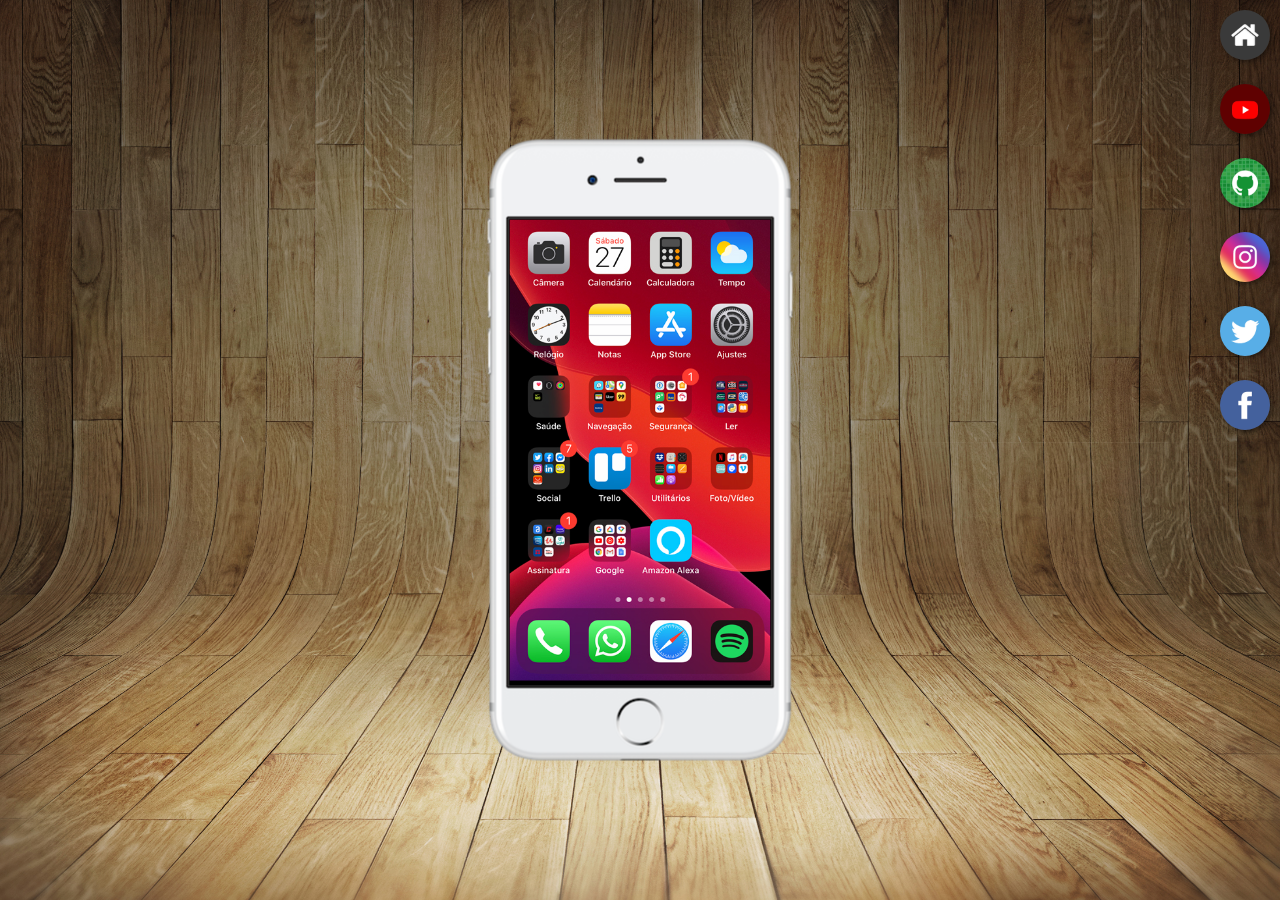
<file: index.html>
<!DOCTYPE html>
<html lang="pt-br">
<head>
    <meta charset="UTF-8">
    <meta name="viewport" content="width=device-width, initial-scale=1.0">
    <title>Projeto Redes Sociais</title>
    <link rel="stylesheet" href="estilos/style.css">
    <link rel="shortcut icon" href="favicon.ico" type="image/x-icon">
</head>
<body>
    <main>
        <div id="telefone">
            <iframe src="home.html" name="tela" id="tela" frameborder="0"></iframe>
        </div>
        <div id="redes">
            <a href="home.html" target="tela"><img src="imagens/logo-home.jpg" alt="home"></a><br>
            <a href="youtube.html" target="tela"><img src="imagens/logo-youtube.jpg" alt="YouTube"></a><br>
            <a href="github.html" target="tela"><img src="imagens/logo-github.jpg" alt="GitHub"></a><br>
            <a href="instagram.html" target="tela"><img src="imagens/logo-instagram.jpg" alt="Instagram"></a><br>
            <a href="twitter.html" target="tela"><img src="imagens/logo-twitter.jpg" alt="Twitter"></a><br>
            <a href="facebook.html" target="tela"><img src="imagens/logo-facebook.jpg" alt="Facebook"></a><br>
        </div>
    </main>
</body>
</html>
</file>
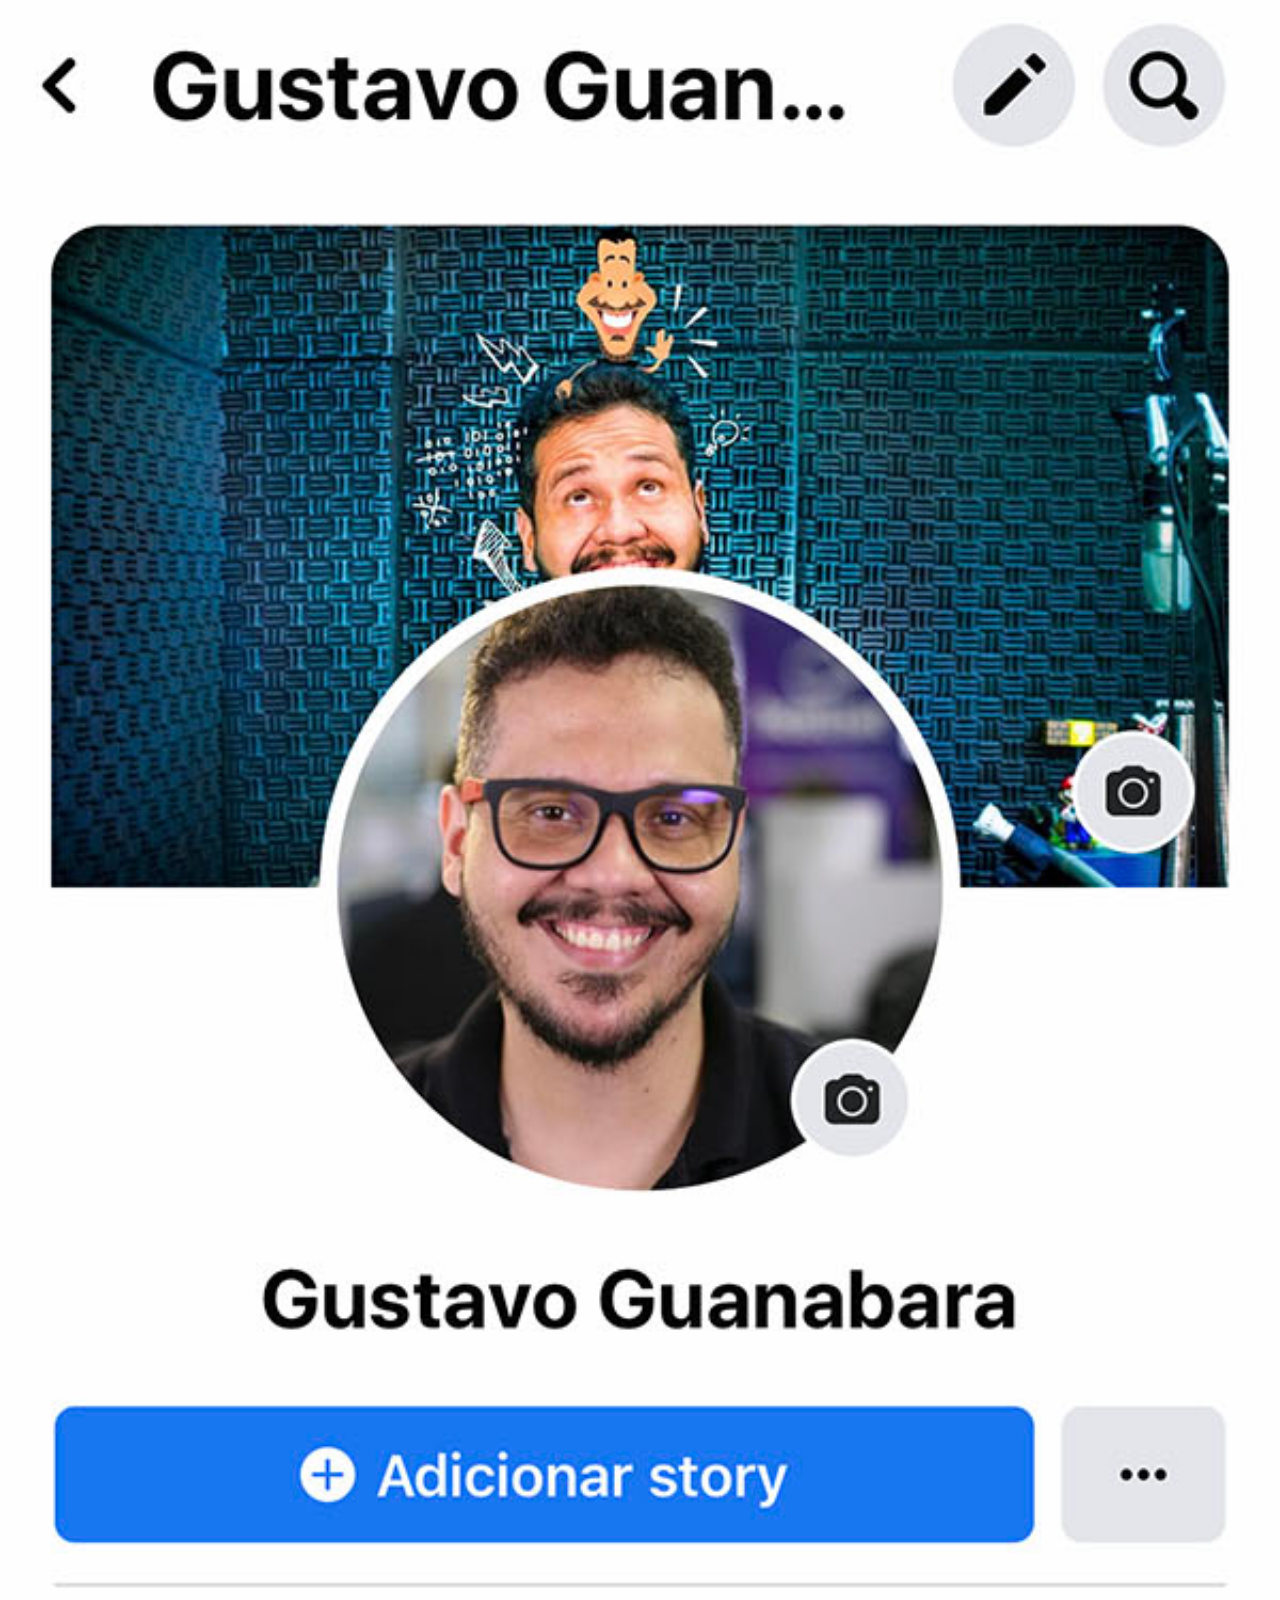
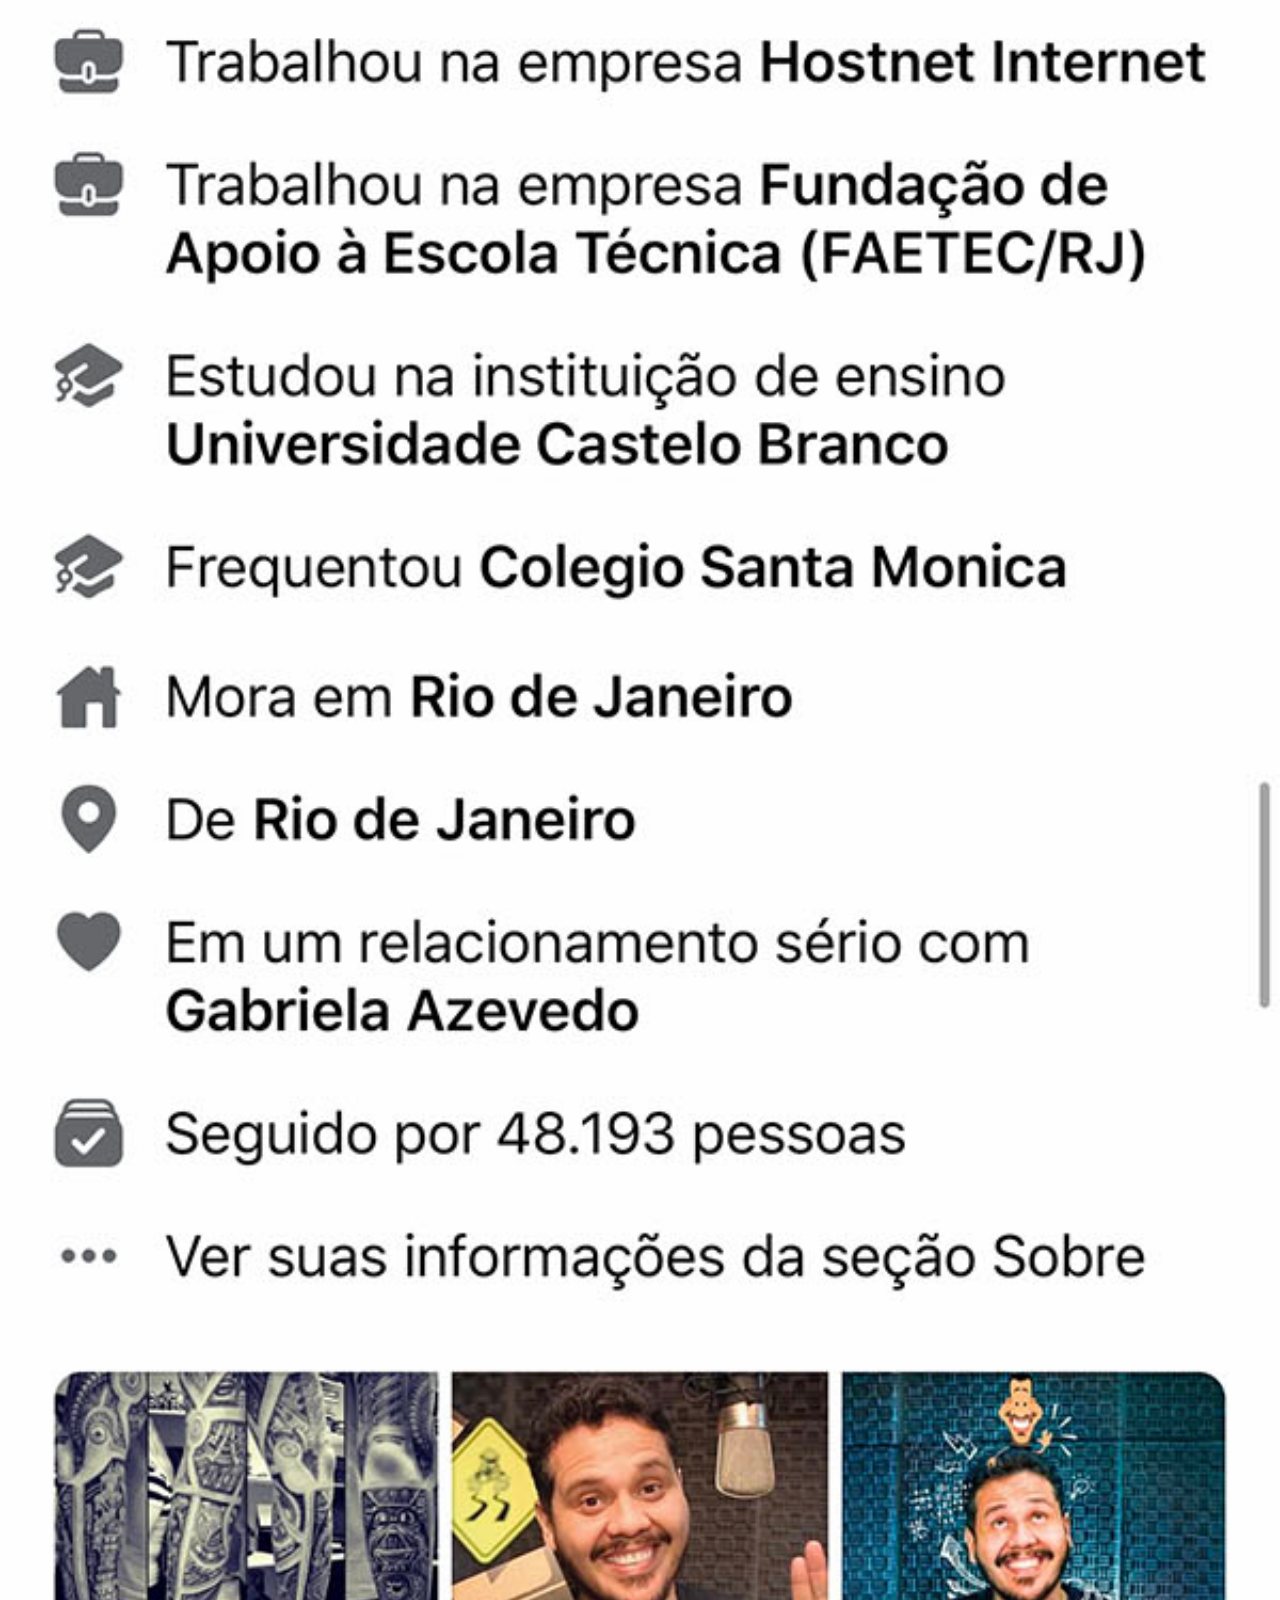
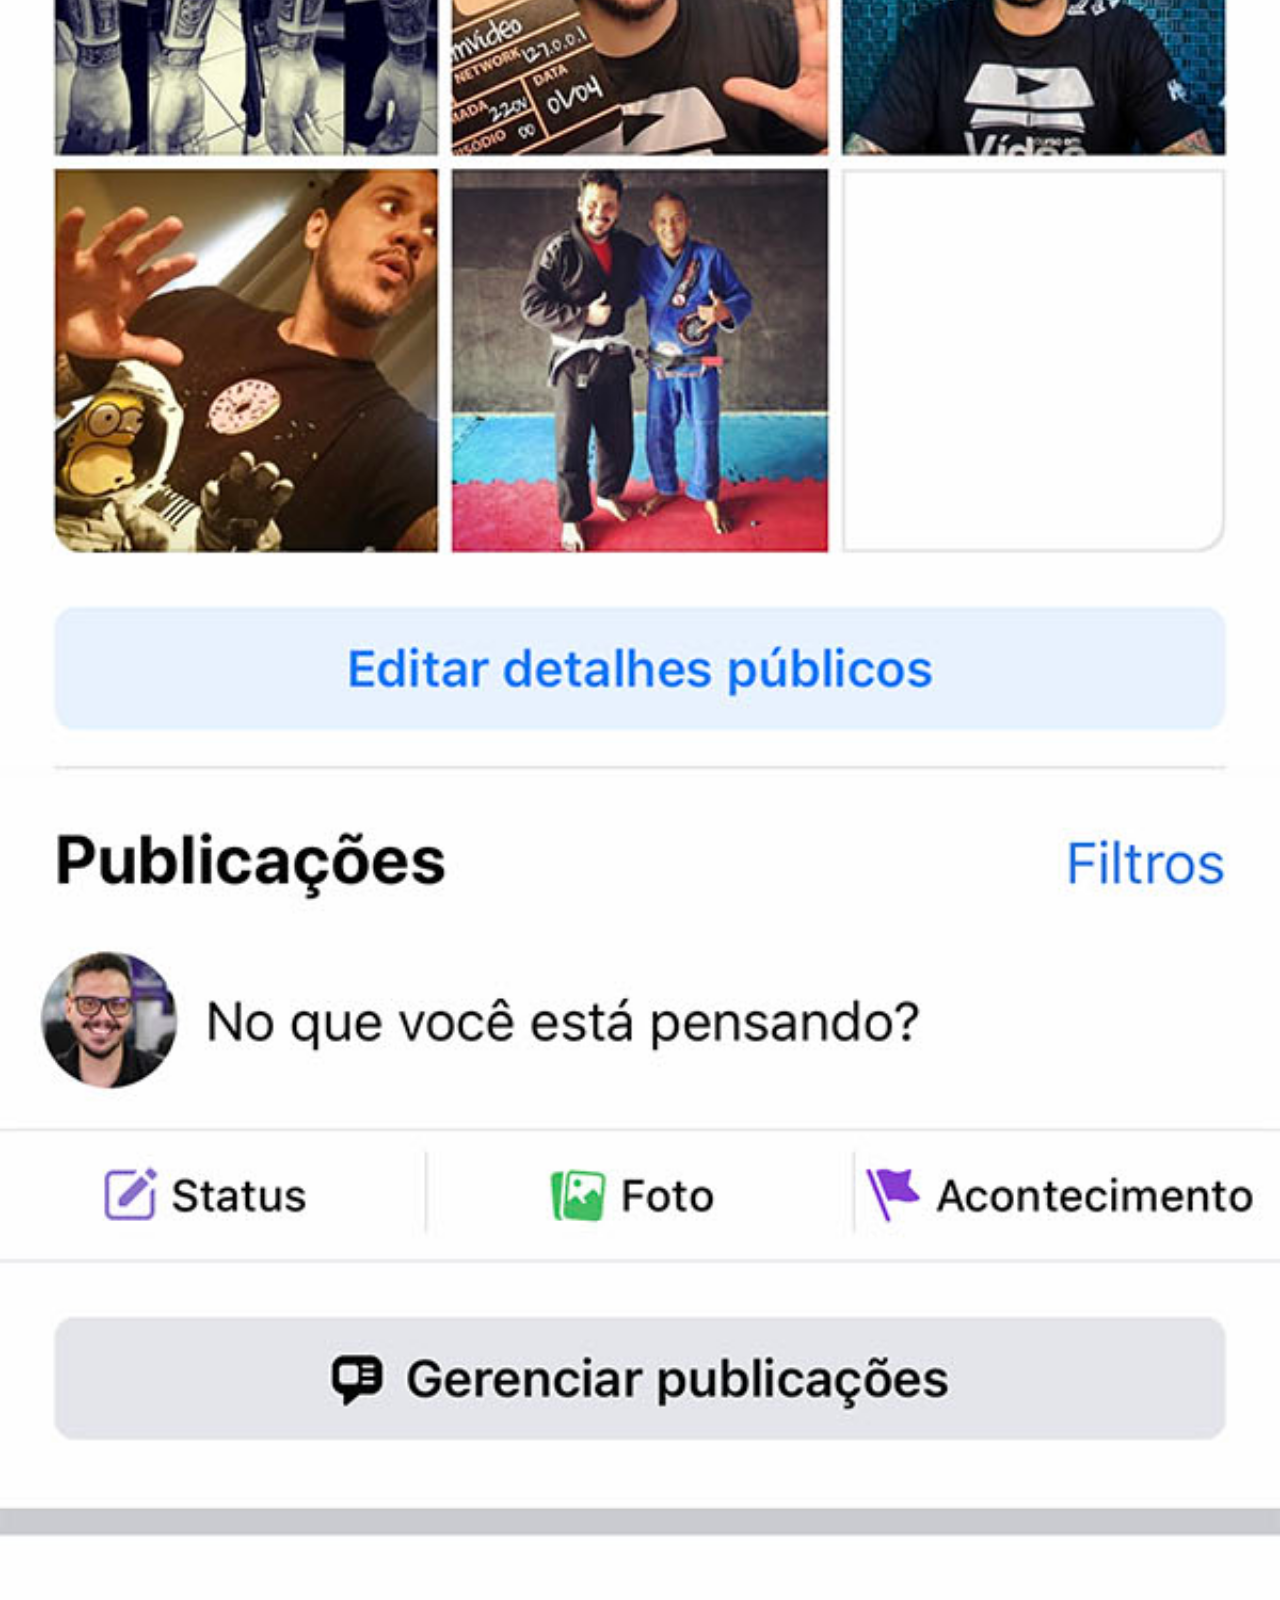
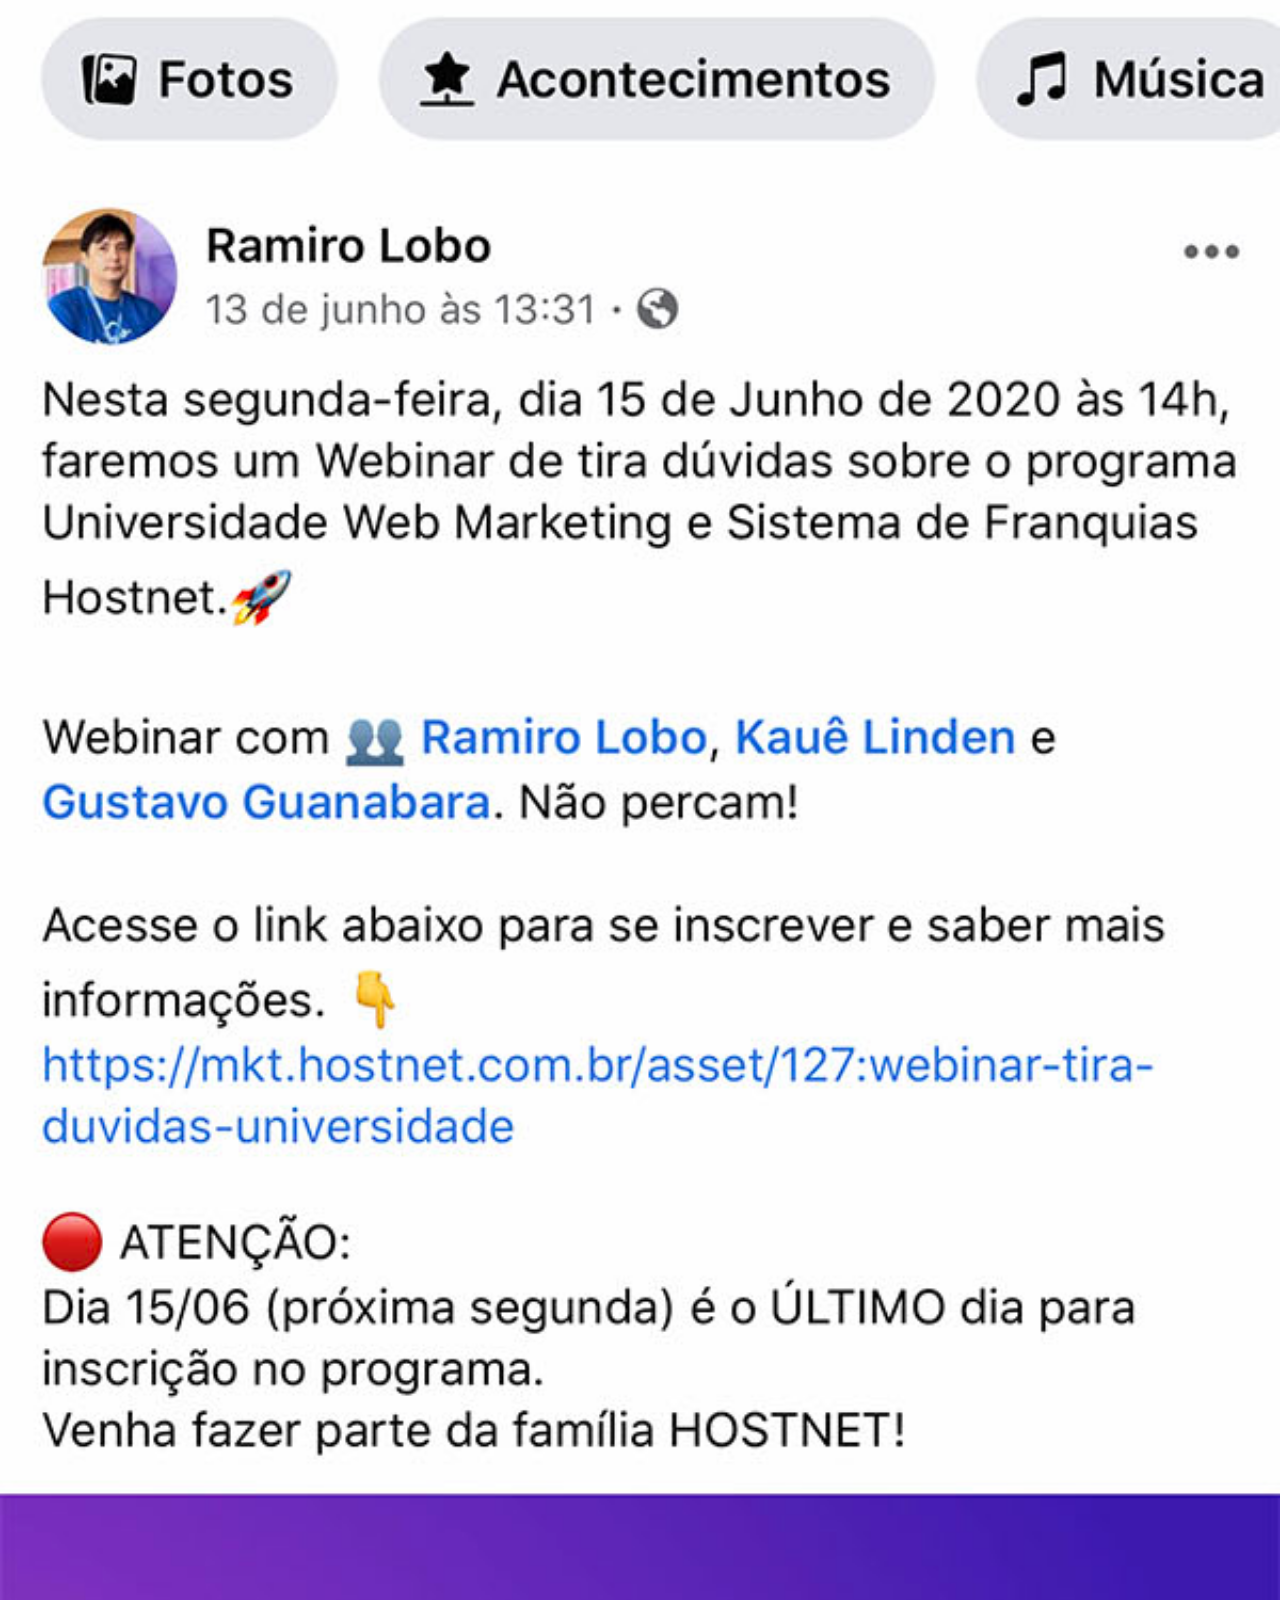
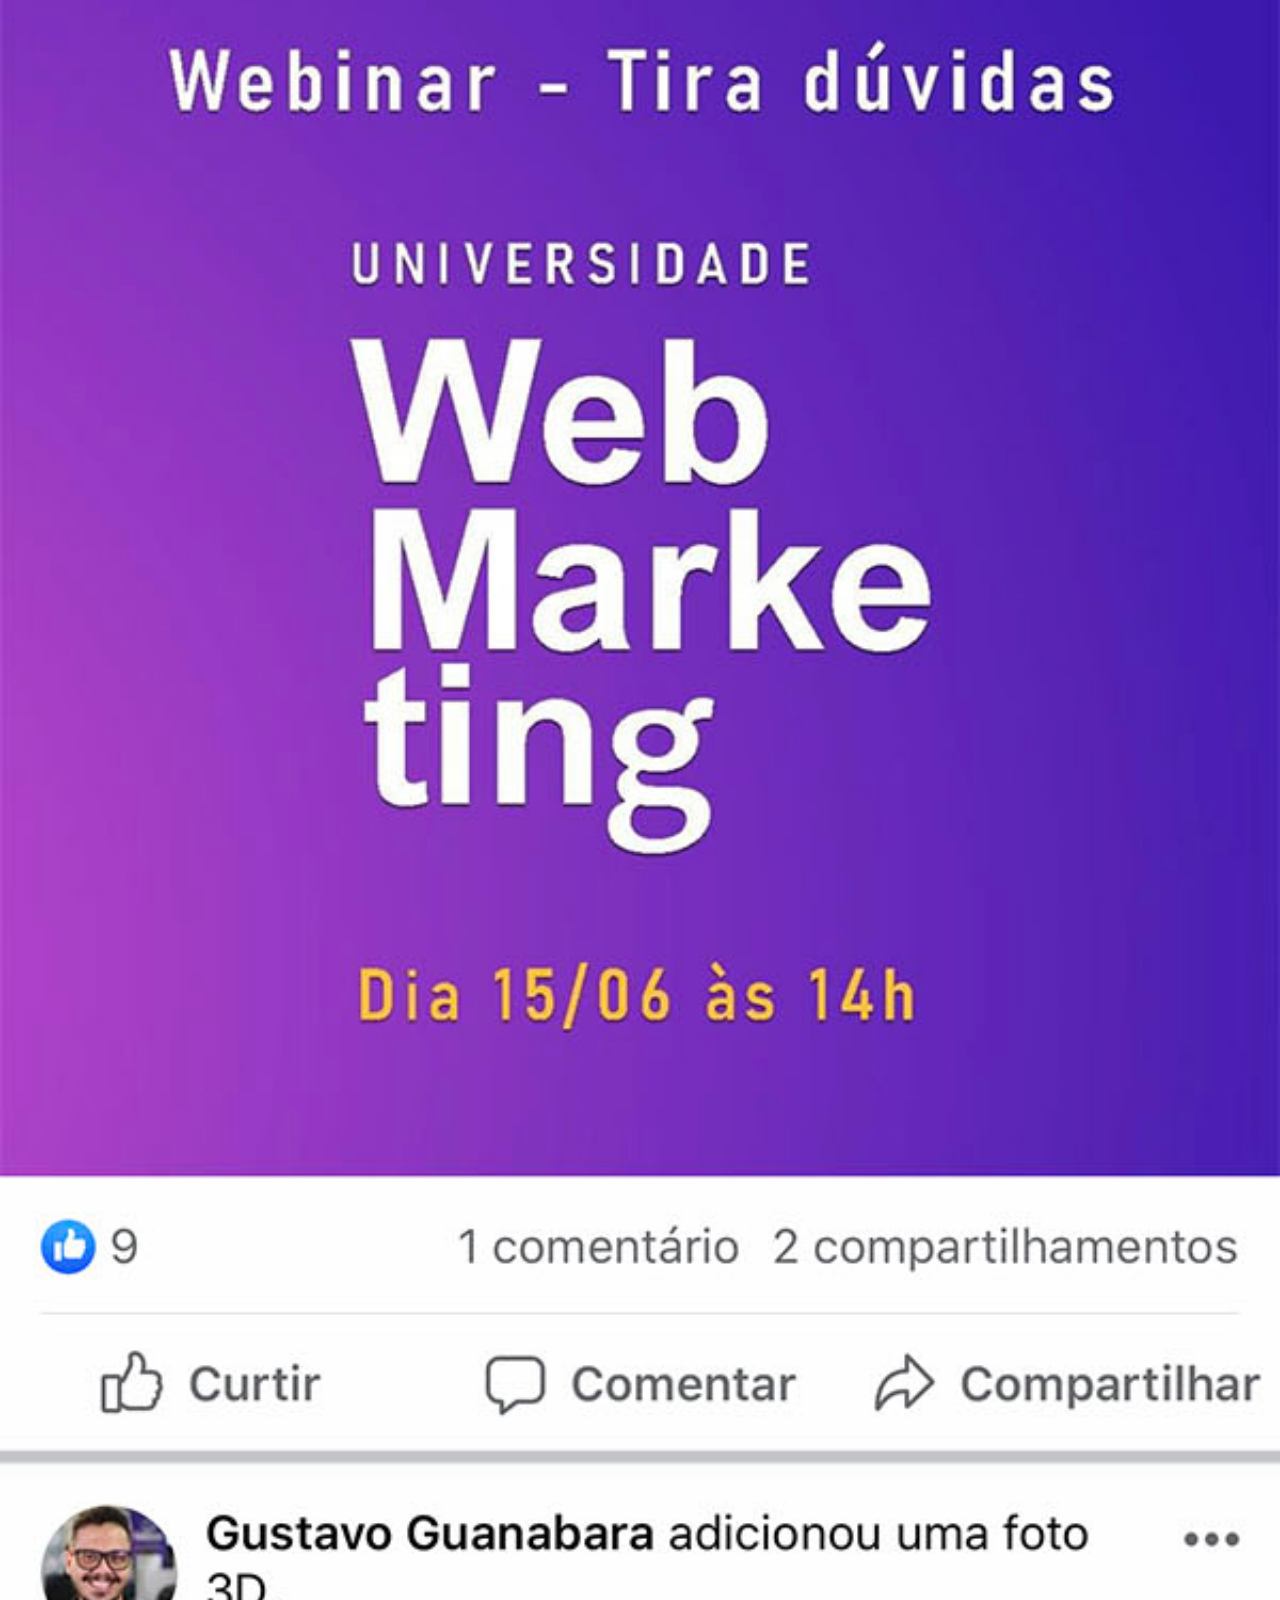
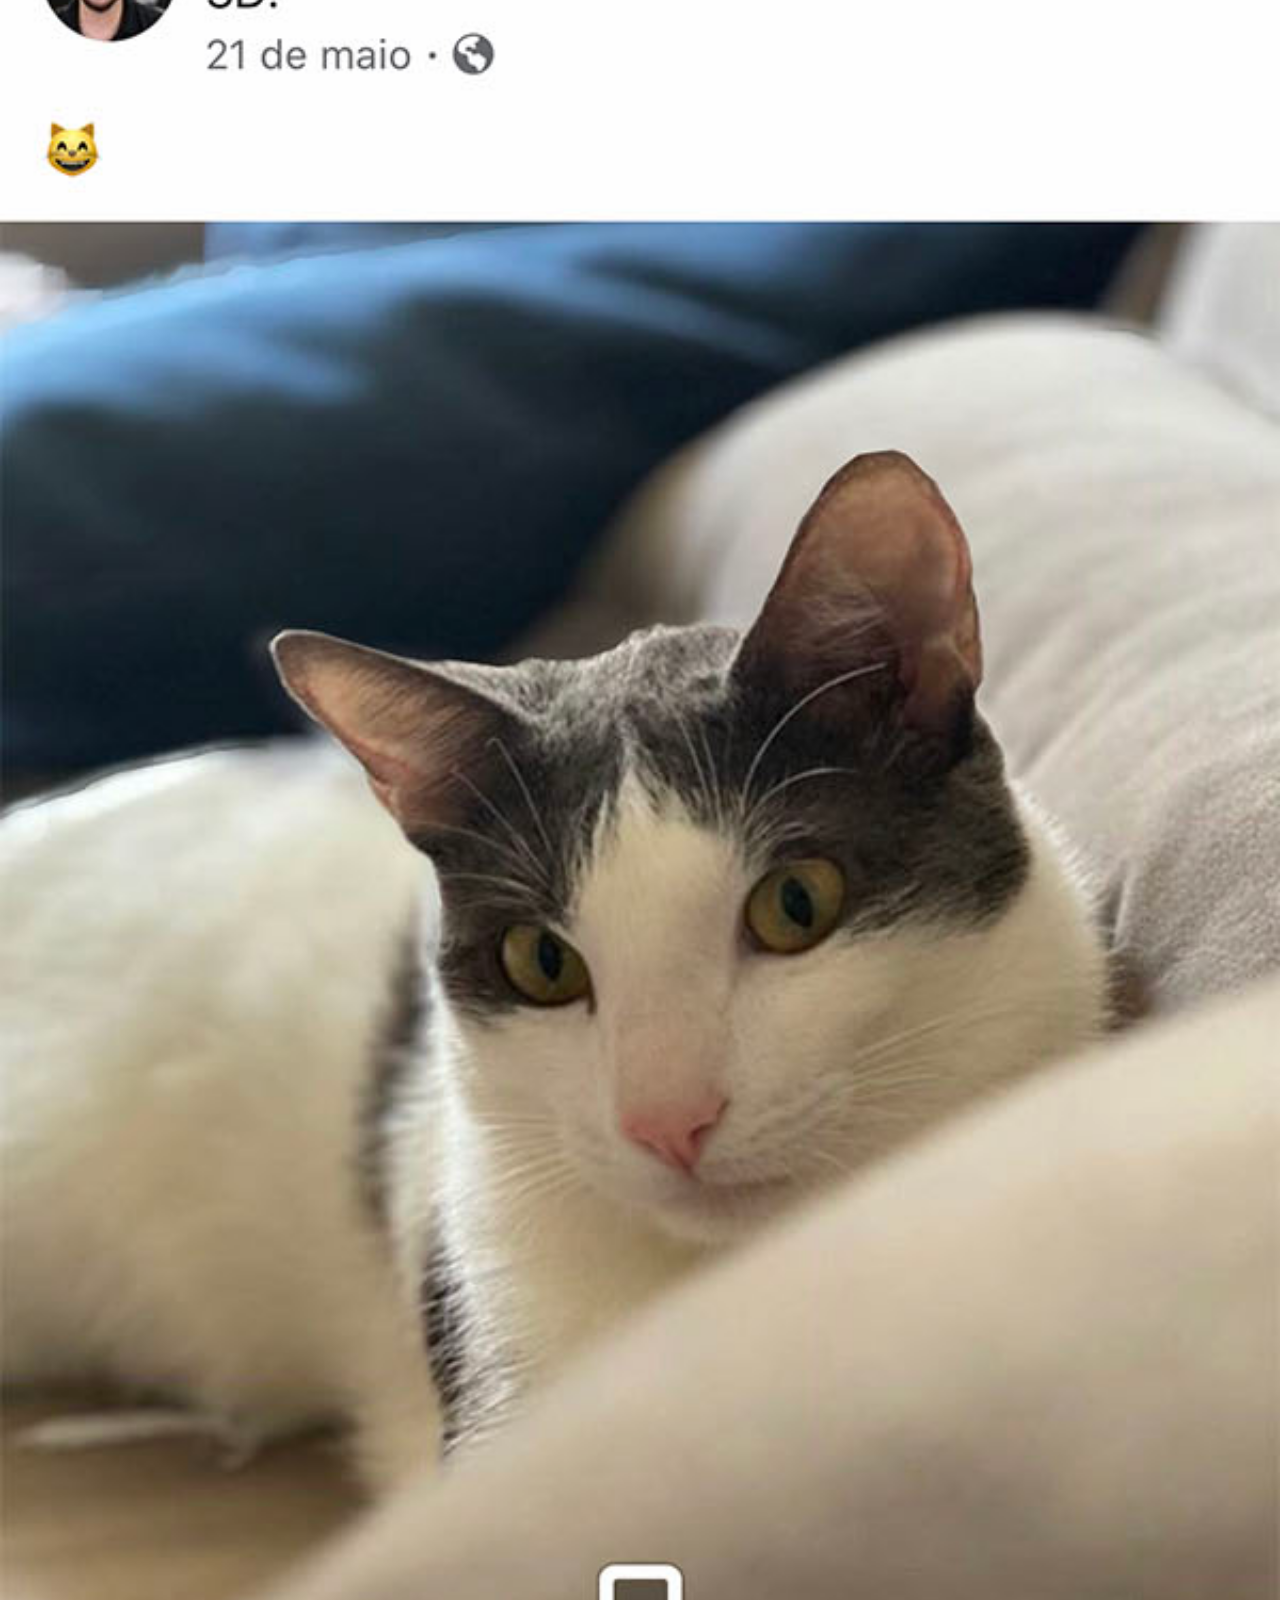
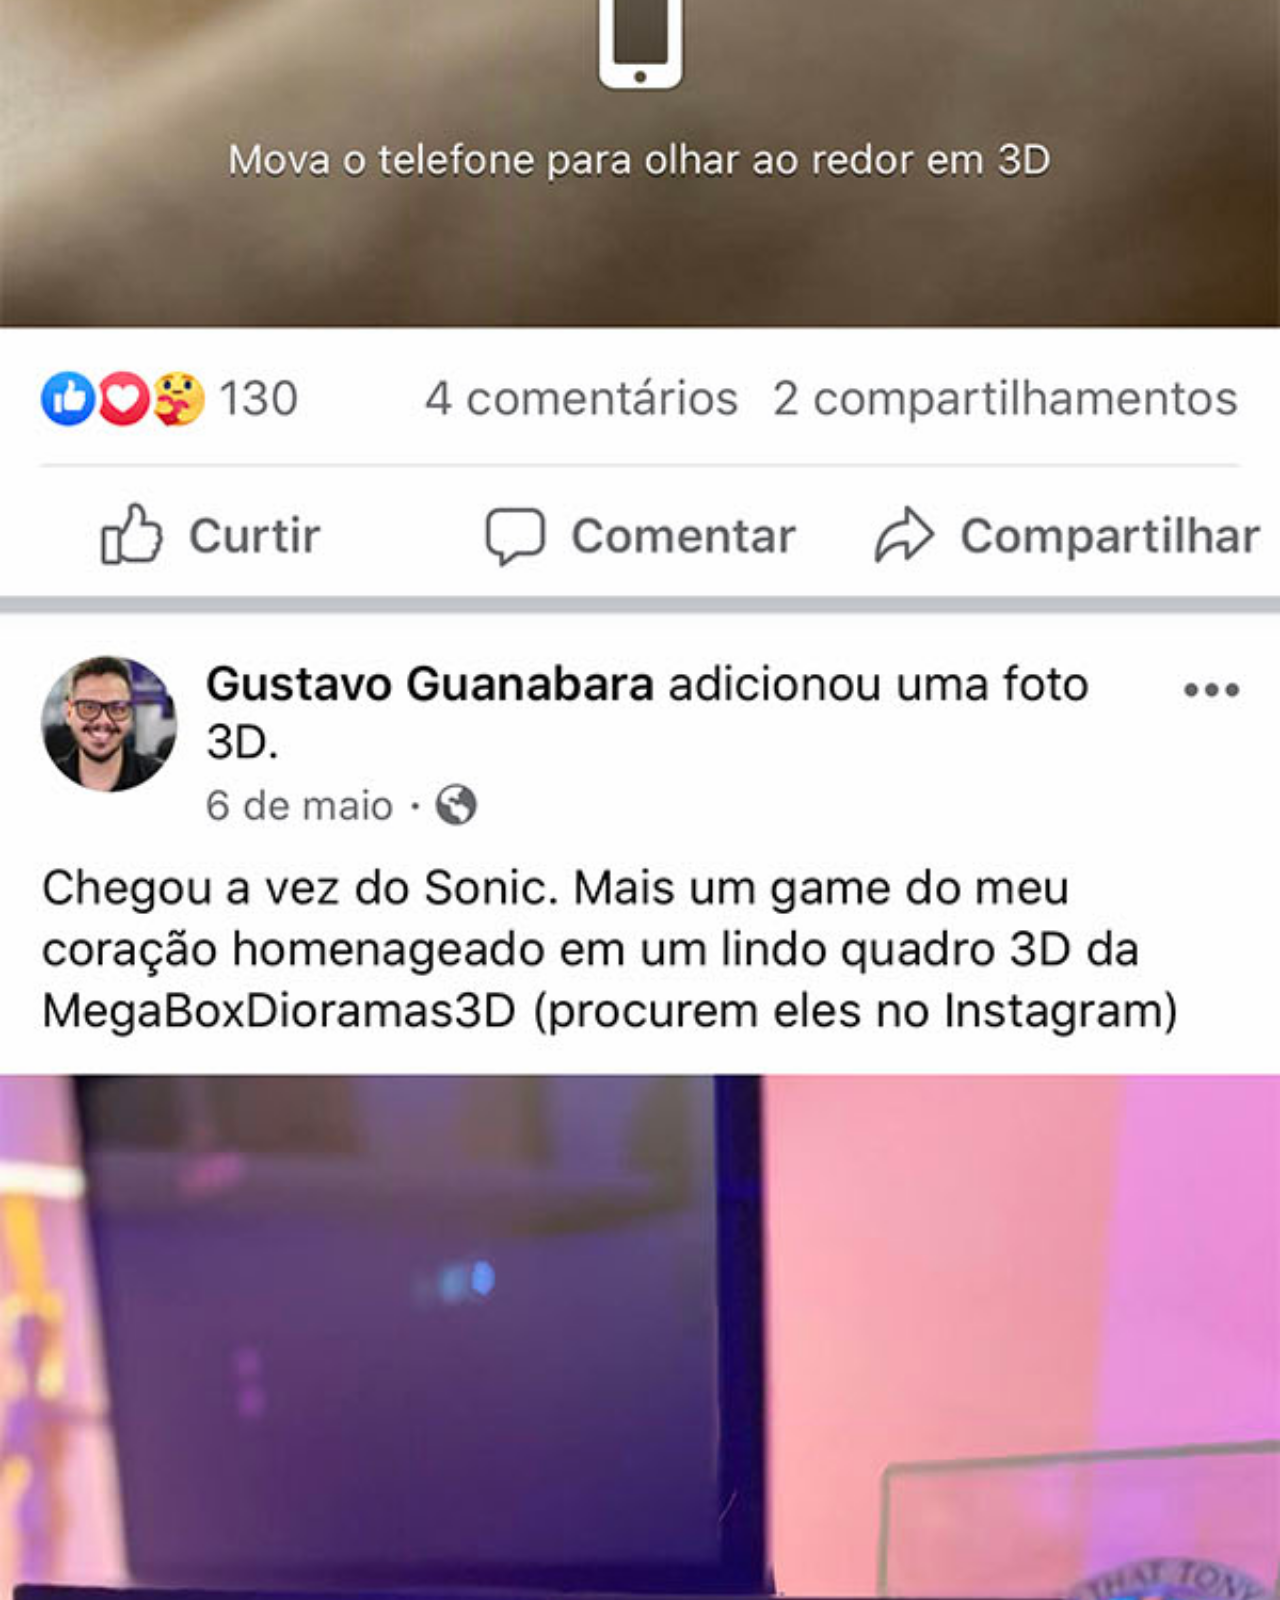
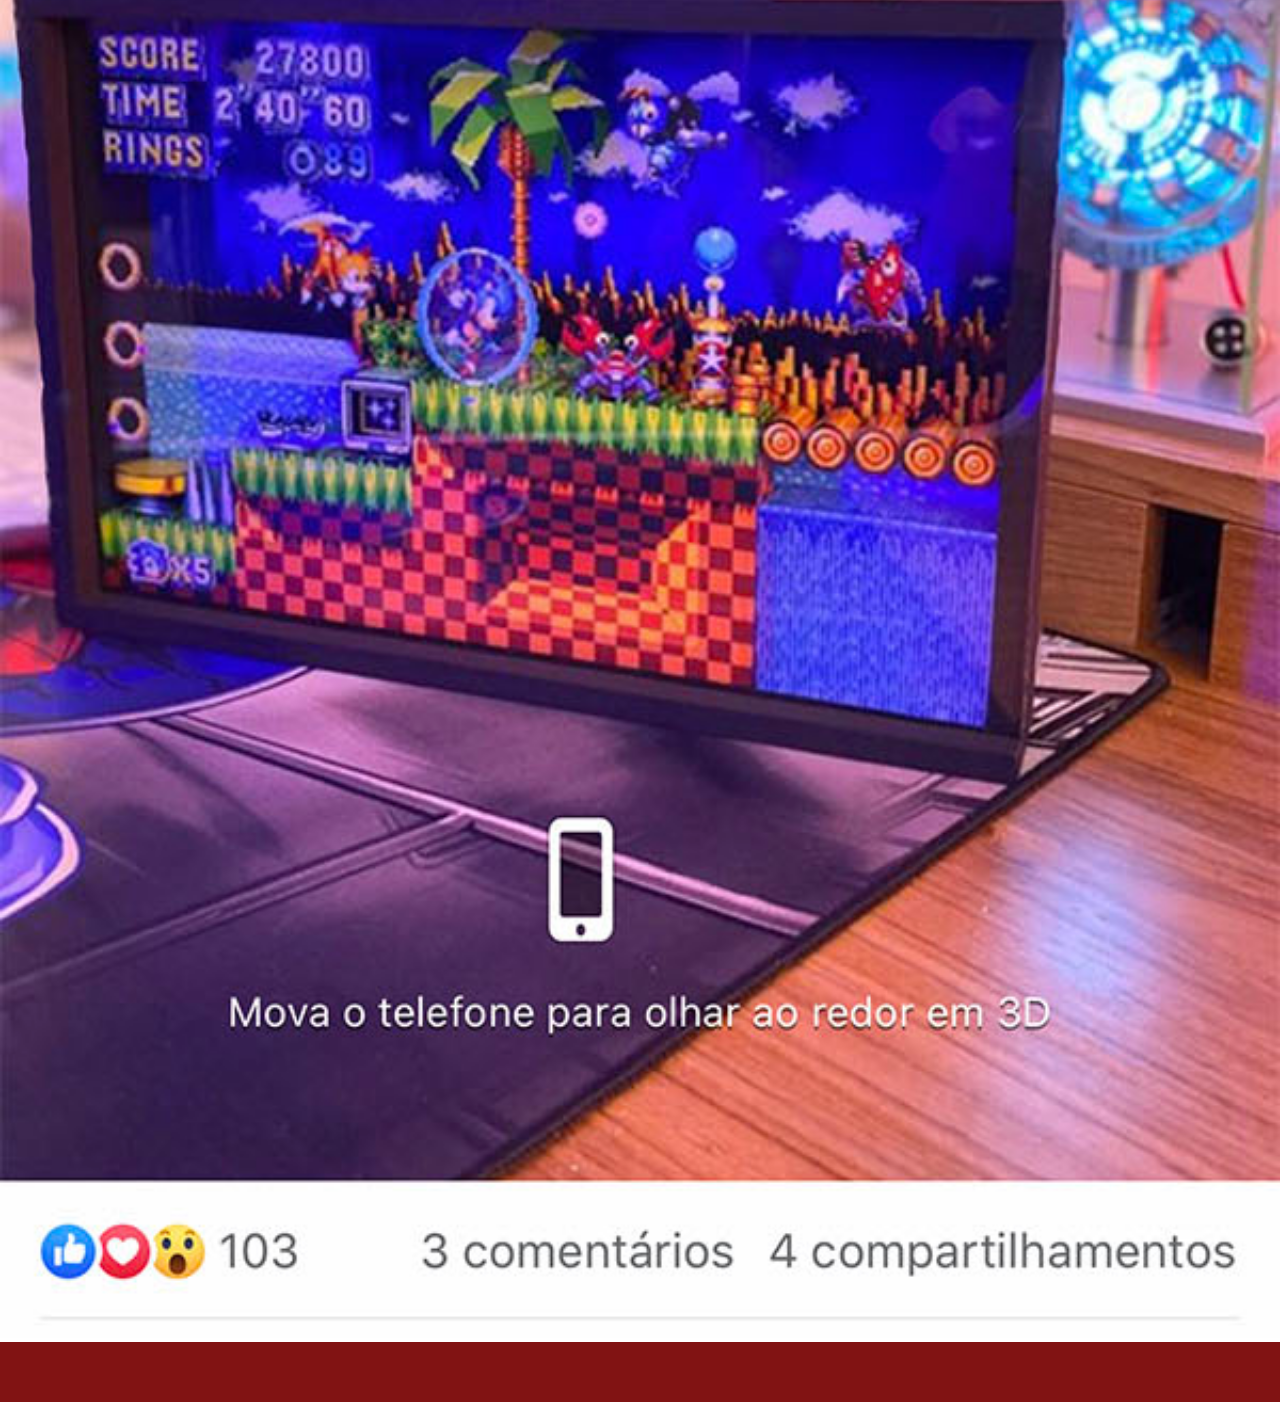
<file: facebook.html>
<!DOCTYPE html>
<html lang="en">
<head>
    <meta charset="UTF-8">
    <meta name="viewport" content="width=device-width, initial-scale=1.0">
    <title>Facebook</title>
    <link rel="stylesheet" href="social.css">
</head>
<body>
    <img src="imagens/tela-facebook.jpg" alt="Facebook">
    <a href="https://www.facebook.com/gustavoguanabara" target="_blank"></a>
</body>
</html>
</file>
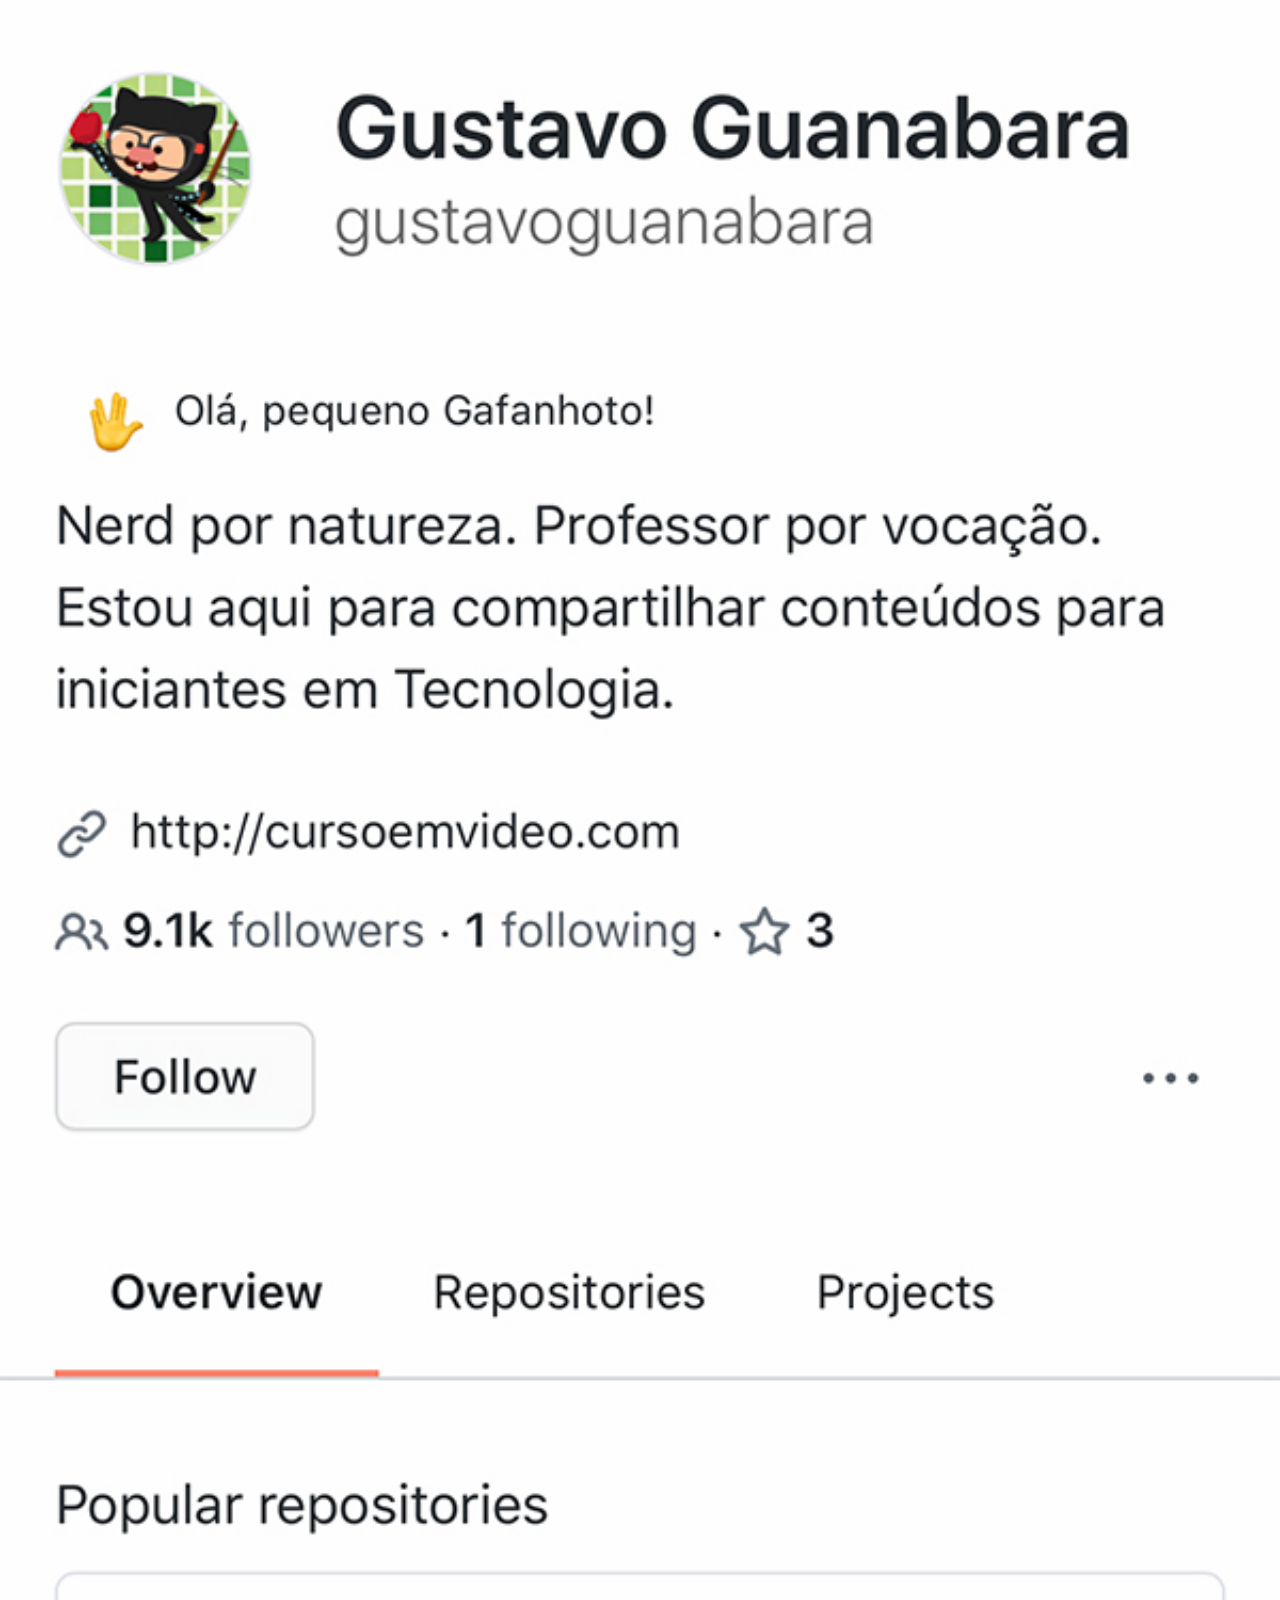
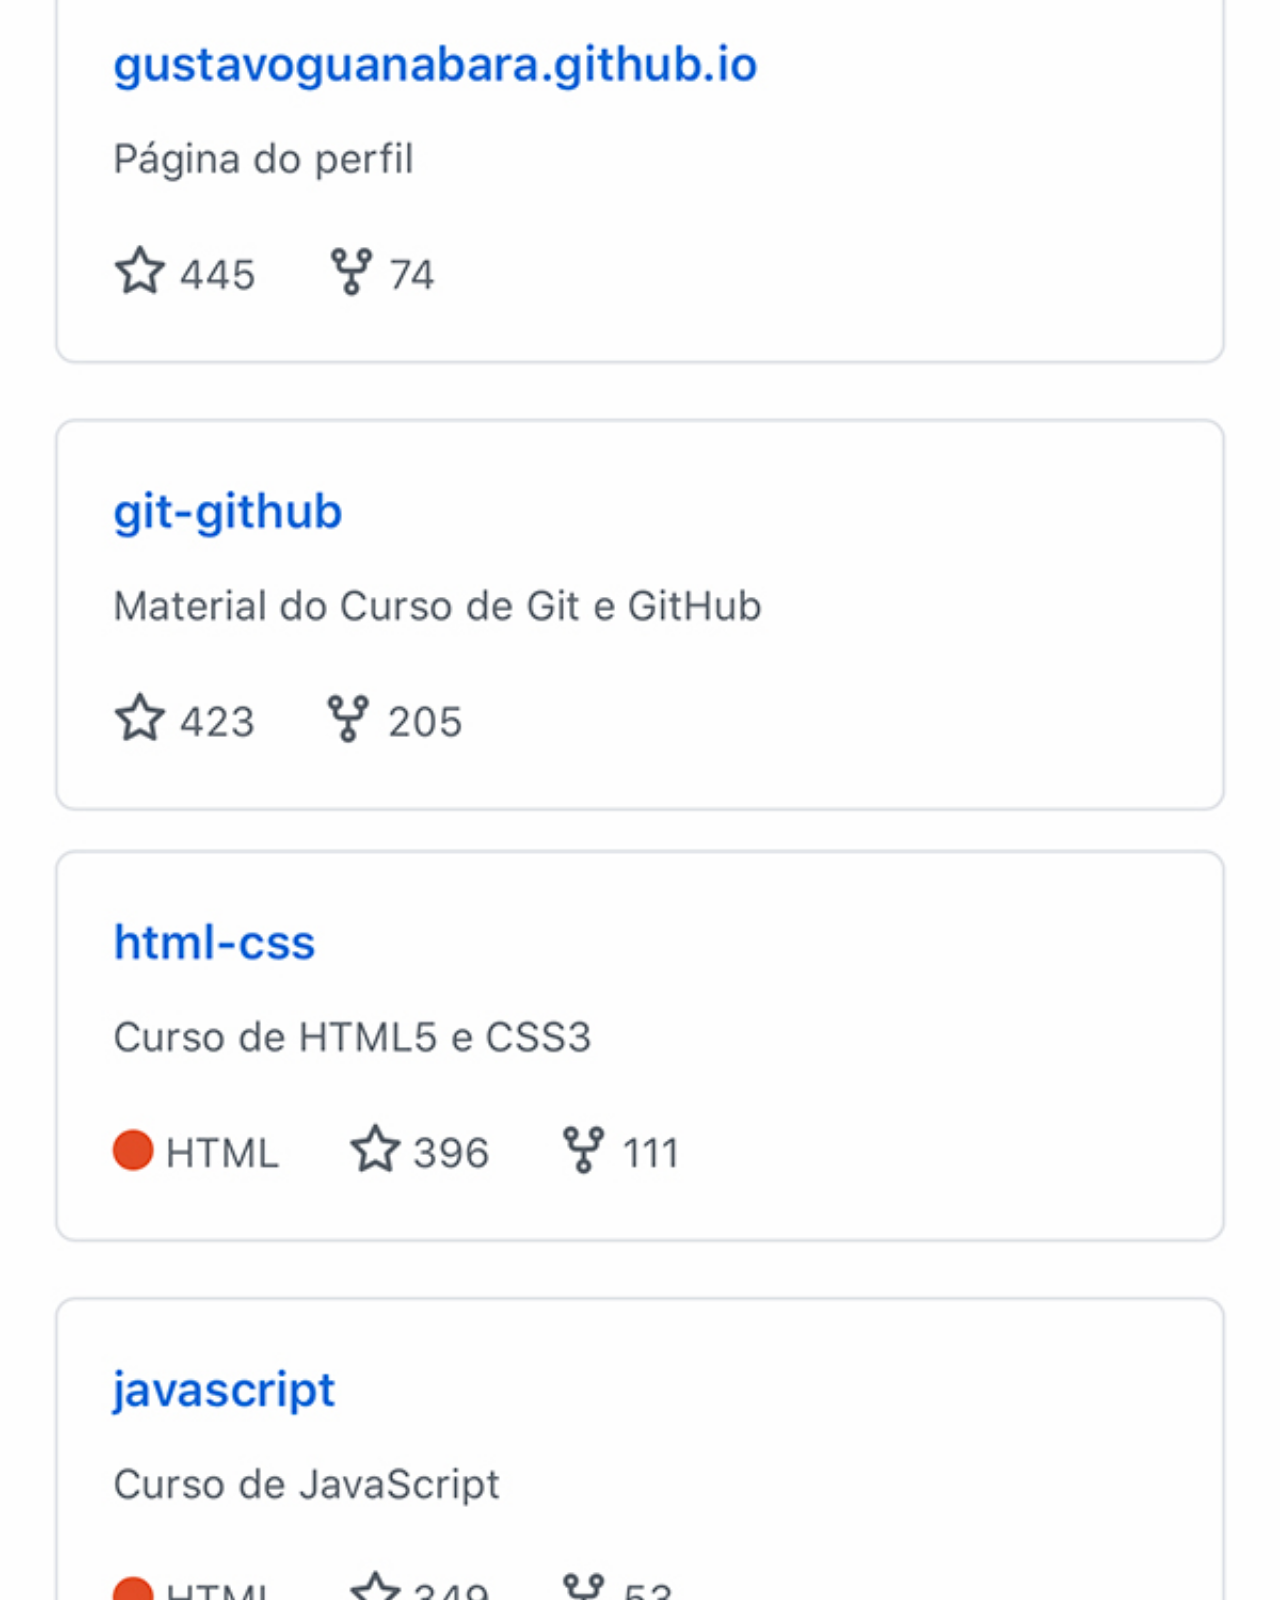
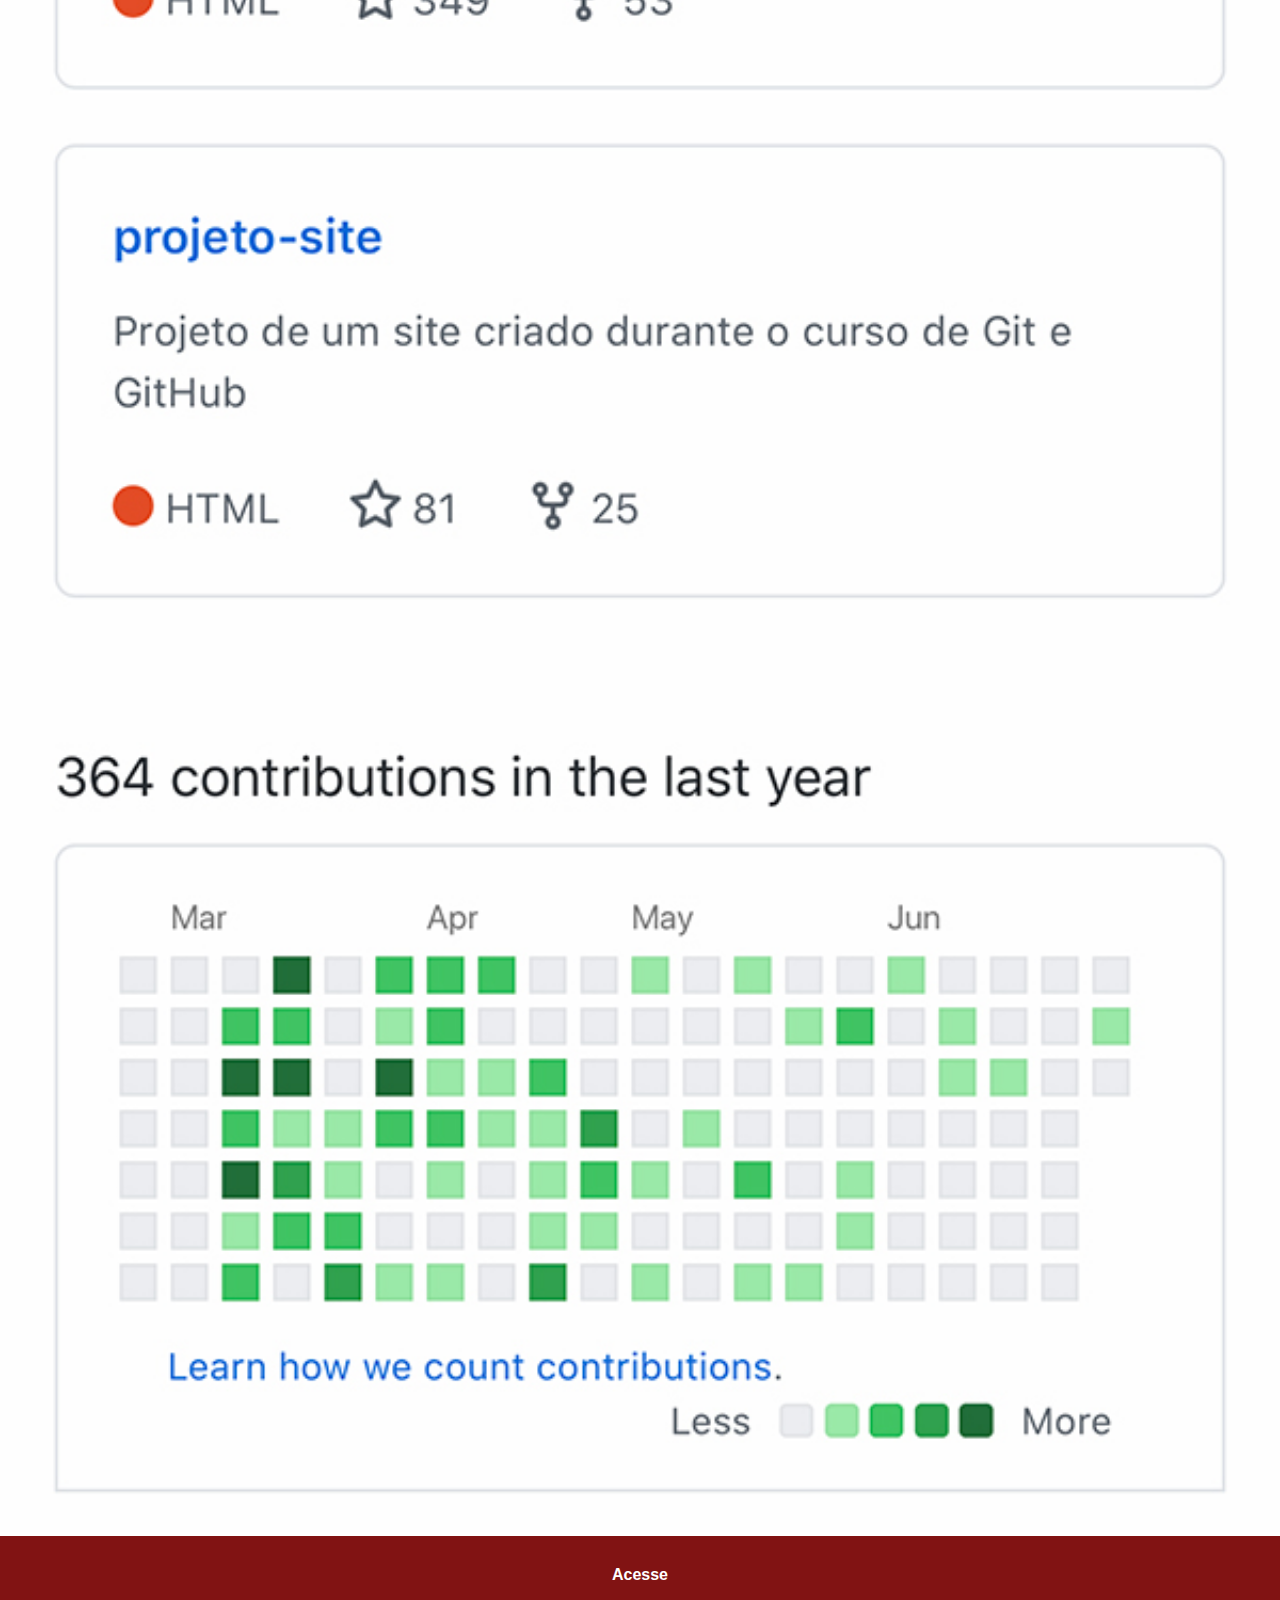
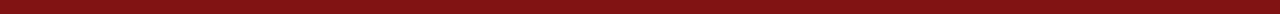
<file: github.html>
<!DOCTYPE html>
<html lang="en">
<head>
    <meta charset="UTF-8">
    <meta name="viewport" content="width=device-width, initial-scale=1.0">
    <title>GitHub</title>
    <link rel="stylesheet" href="social.css">
</head>
<body>
    <img src="imagens/tela-github.jpg" alt="Github">
    <a href="https://github.com/gustavoguanabara" target="_blank">Acesse</a>
</body>
</html>
</file>
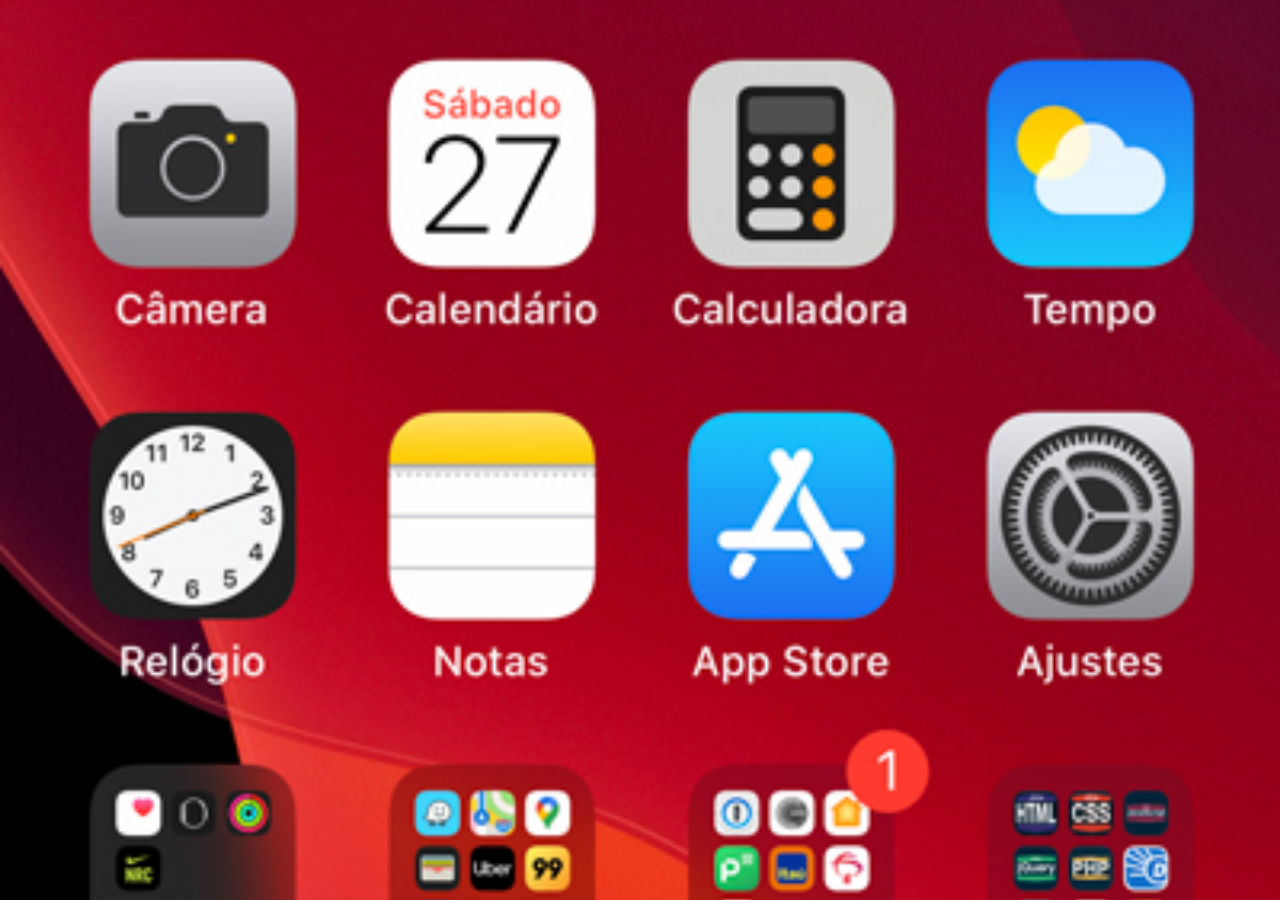
<file: home.html>
<!DOCTYPE html>
<html lang="pt-br">
<head>
    <meta charset="UTF-8">
    <meta name="viewport" content="width=device-width, initial-scale=1.0">
    <title>home</title>
    <style>
        * {
            margin: 0px;
            padding: 0px;
        }
        body {
            background: black url(imagens/tela-home.jpg) no-repeat top center;
            background-size: cover;
        }
    
    </style>
</head>
<body>
    
</body>
</html>
</file>
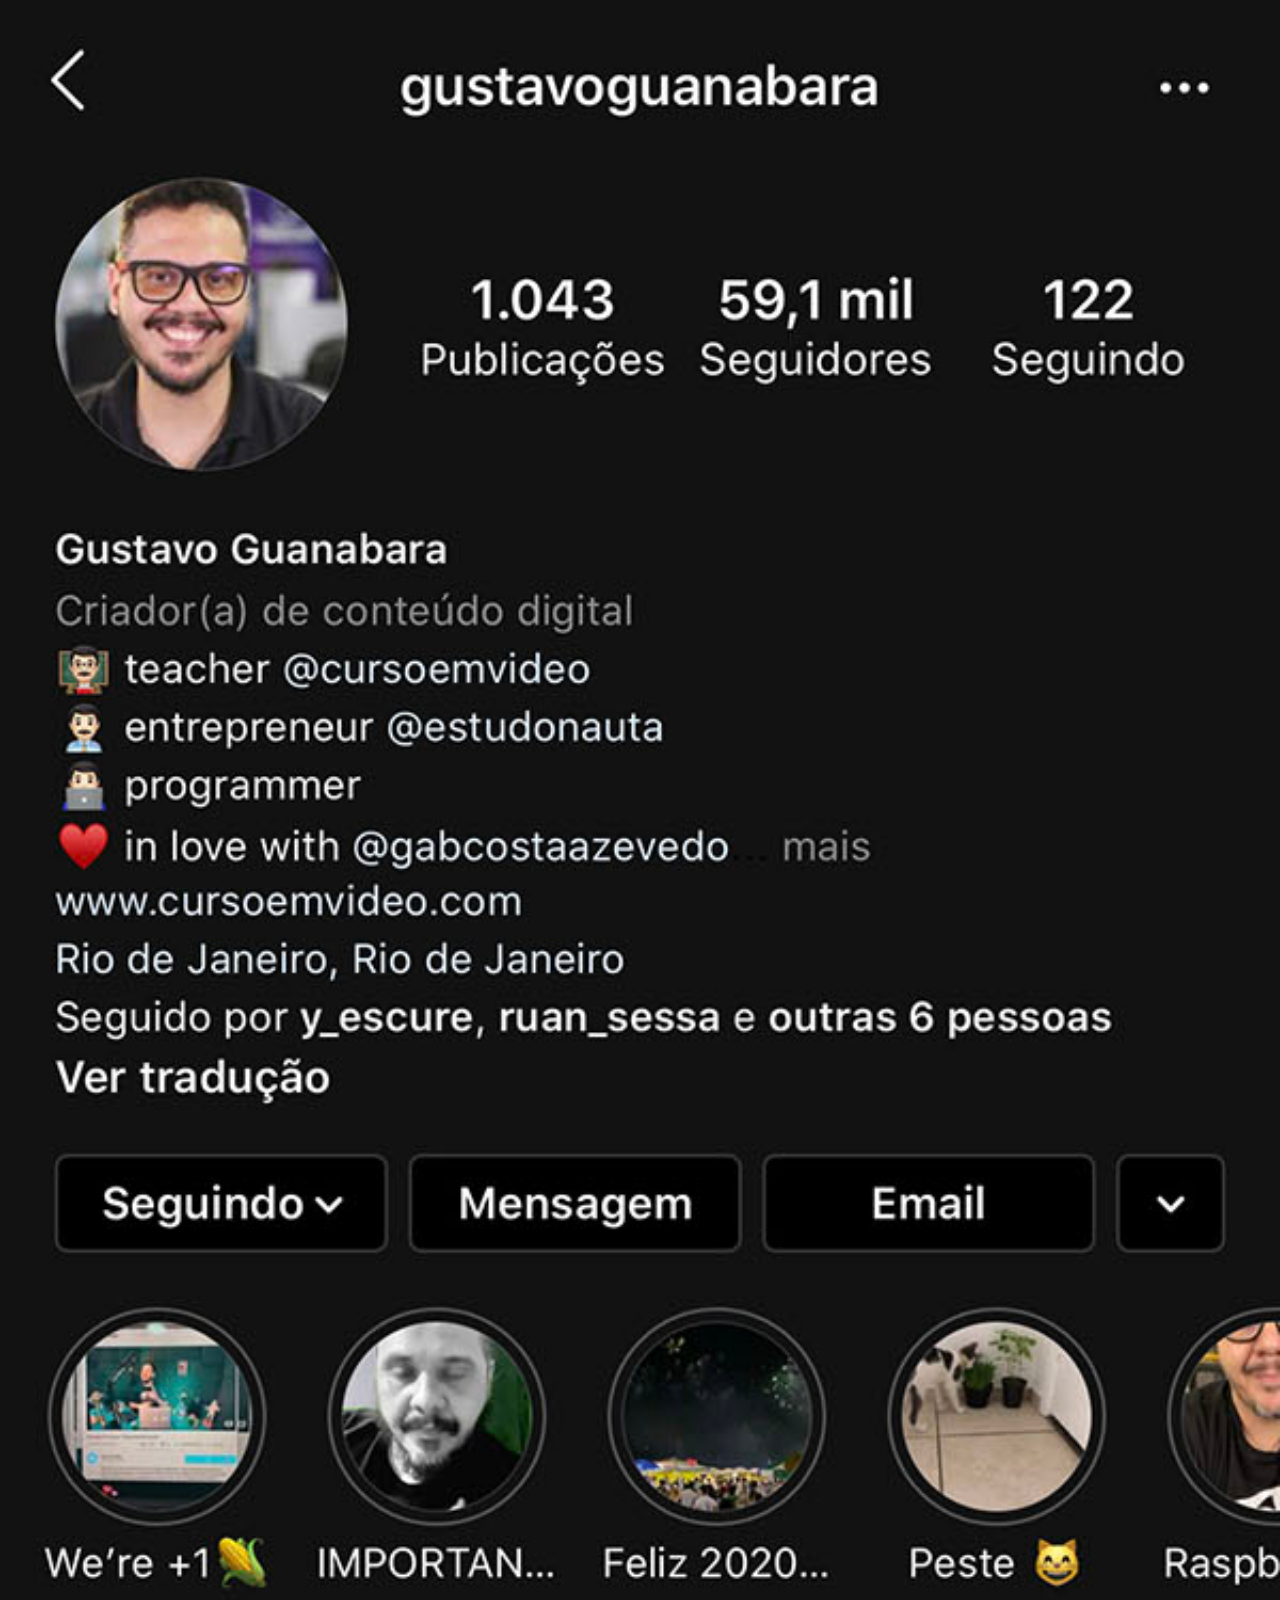
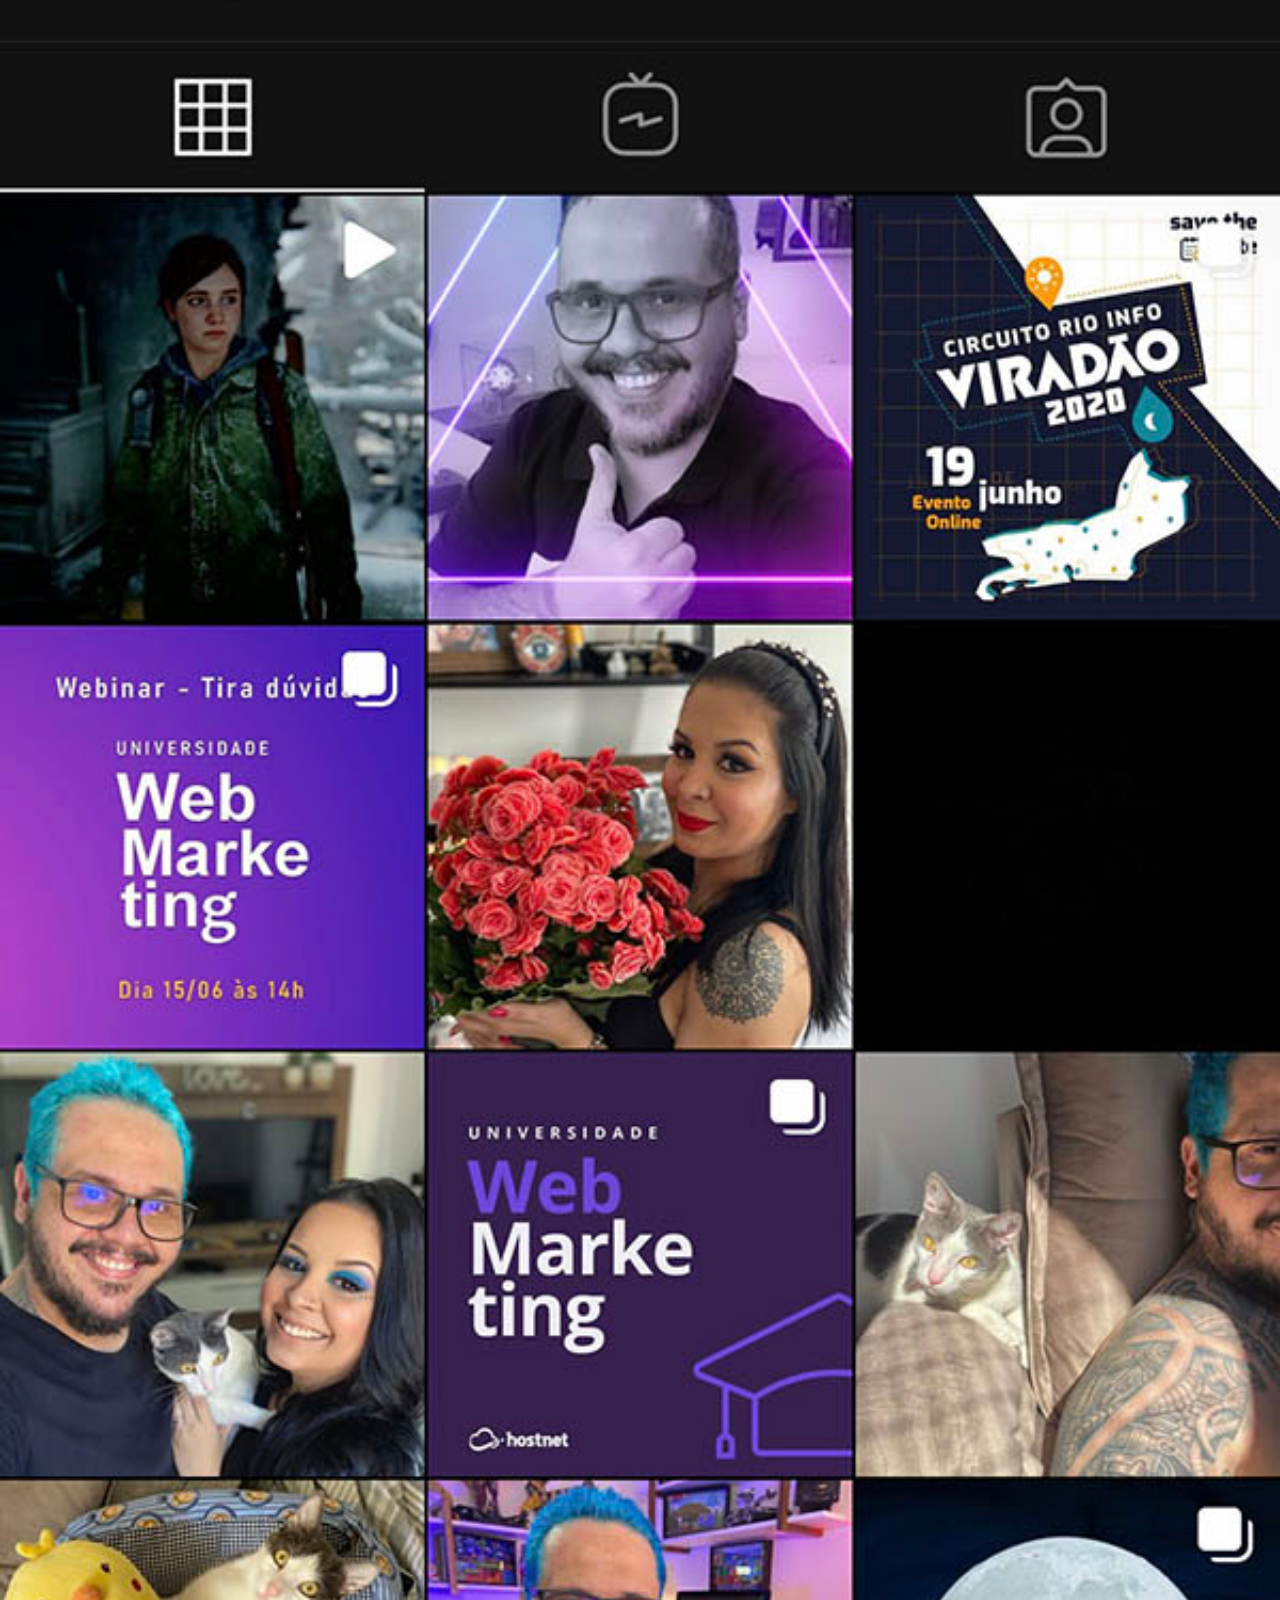
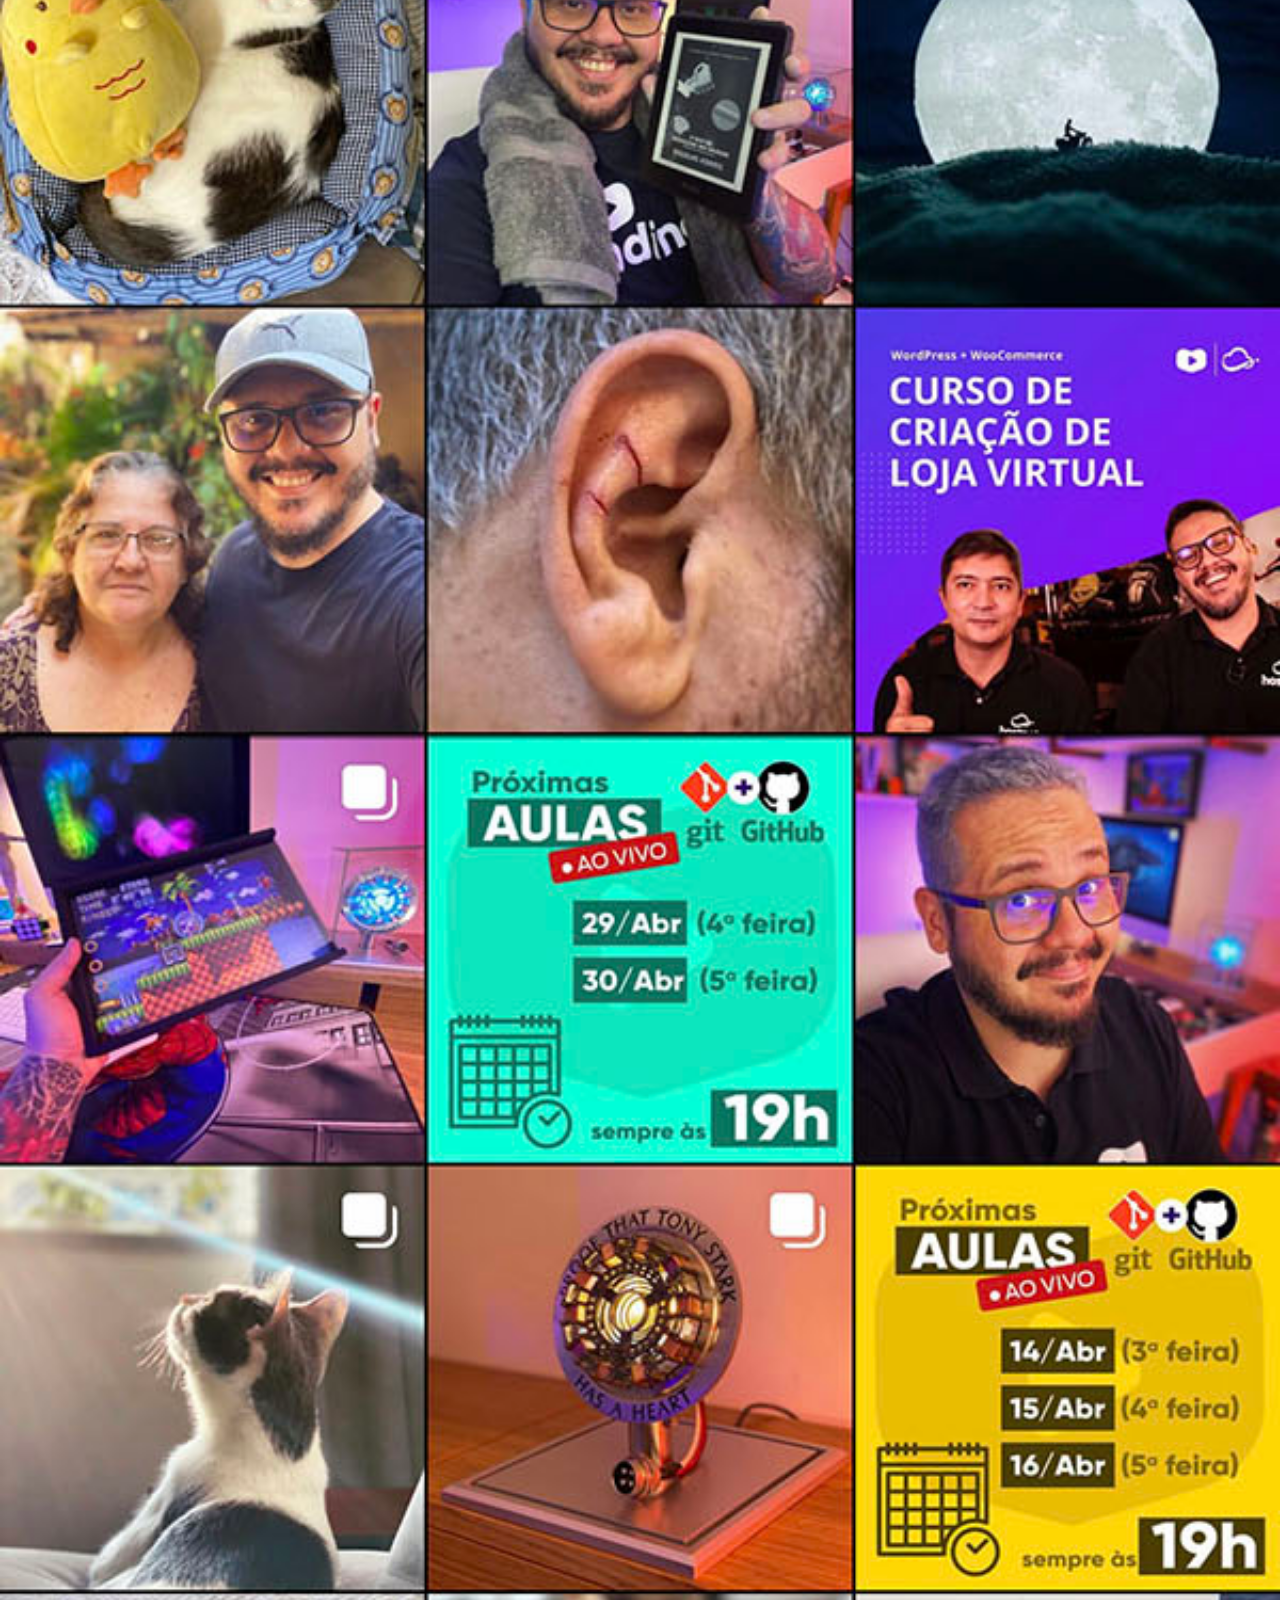
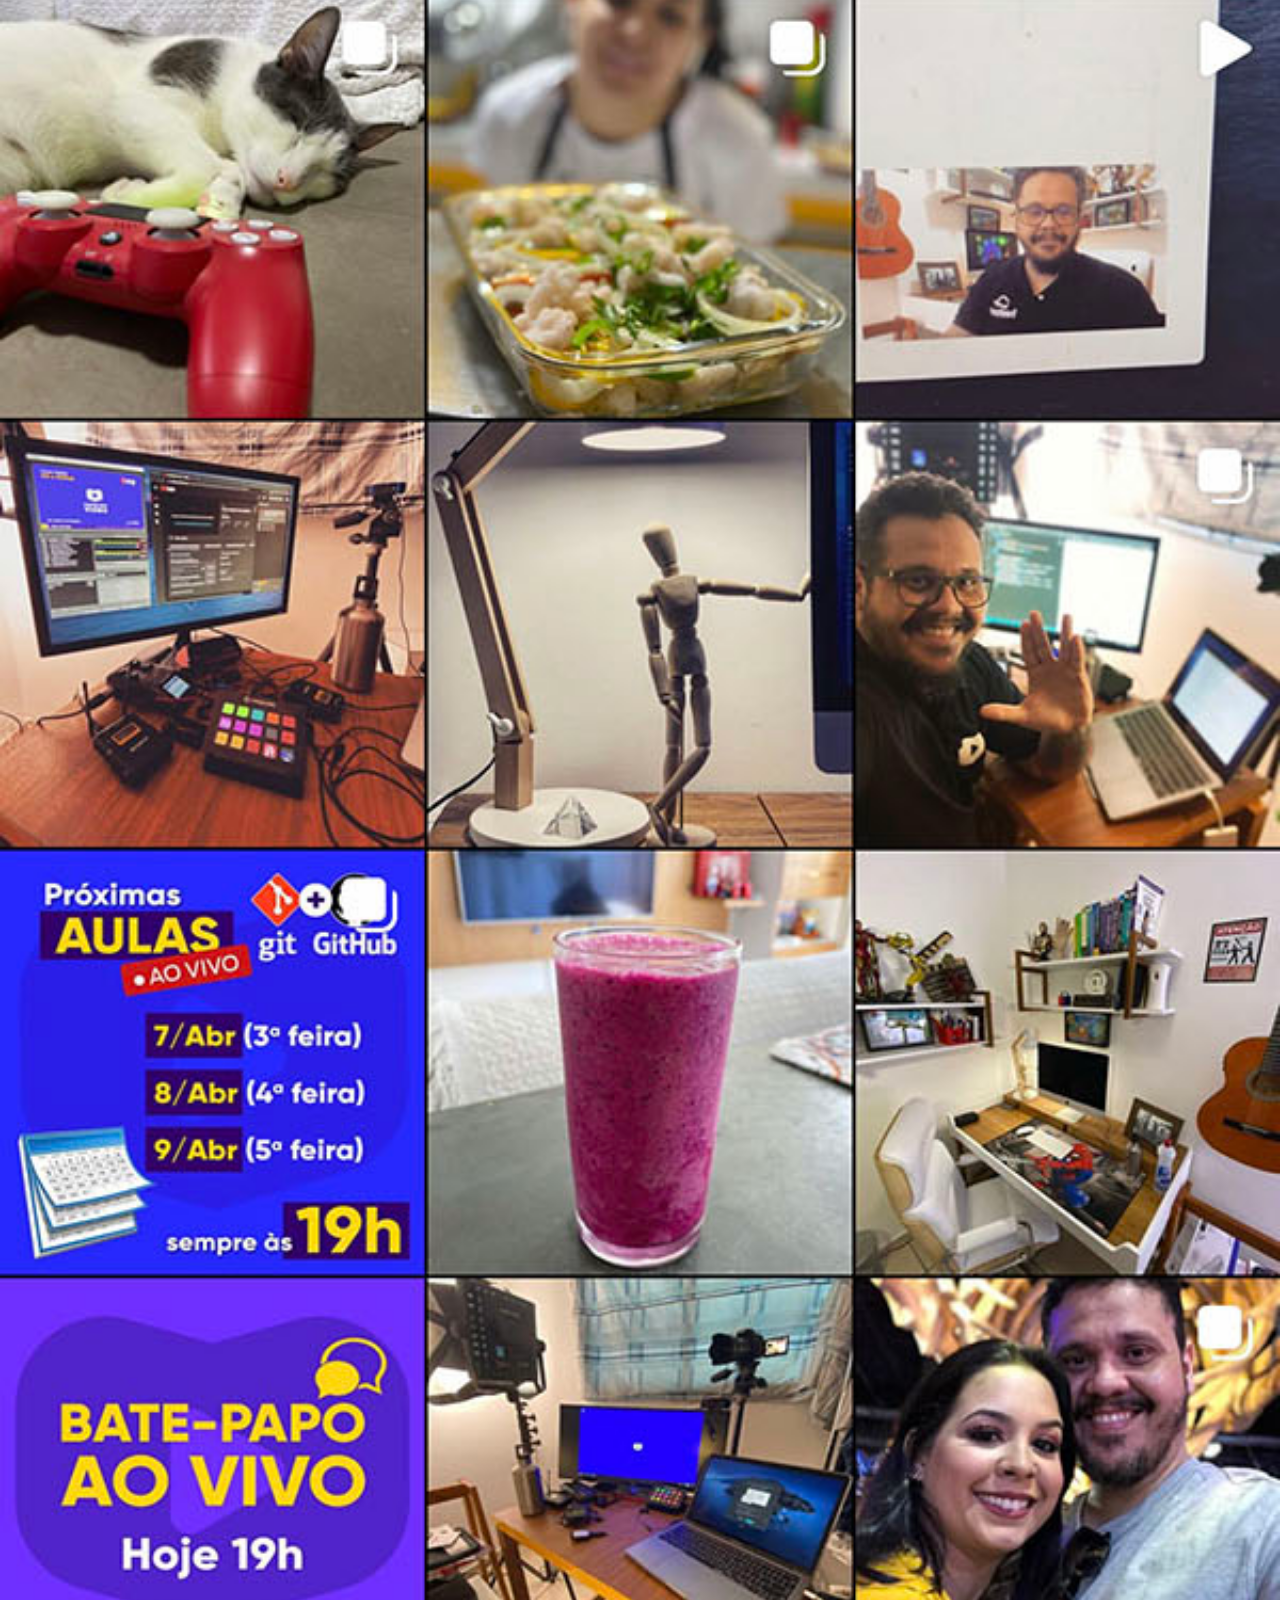
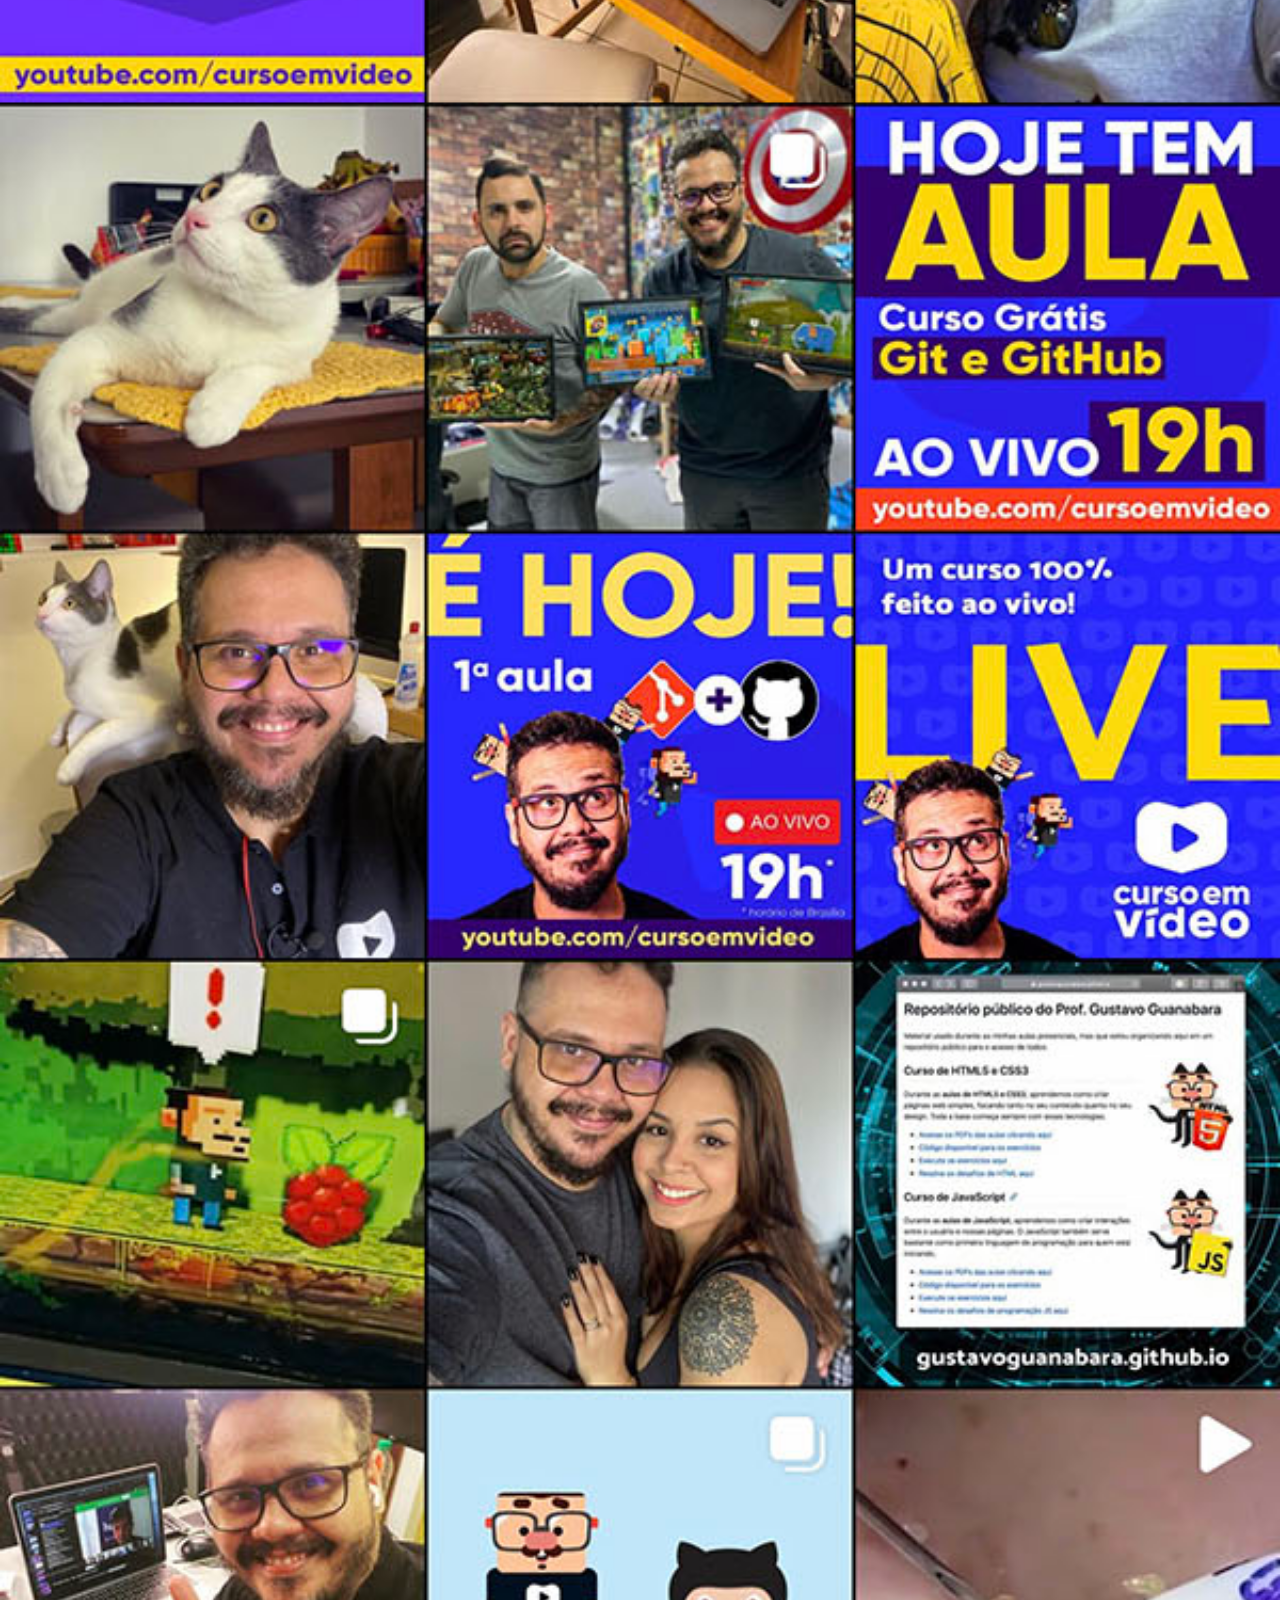
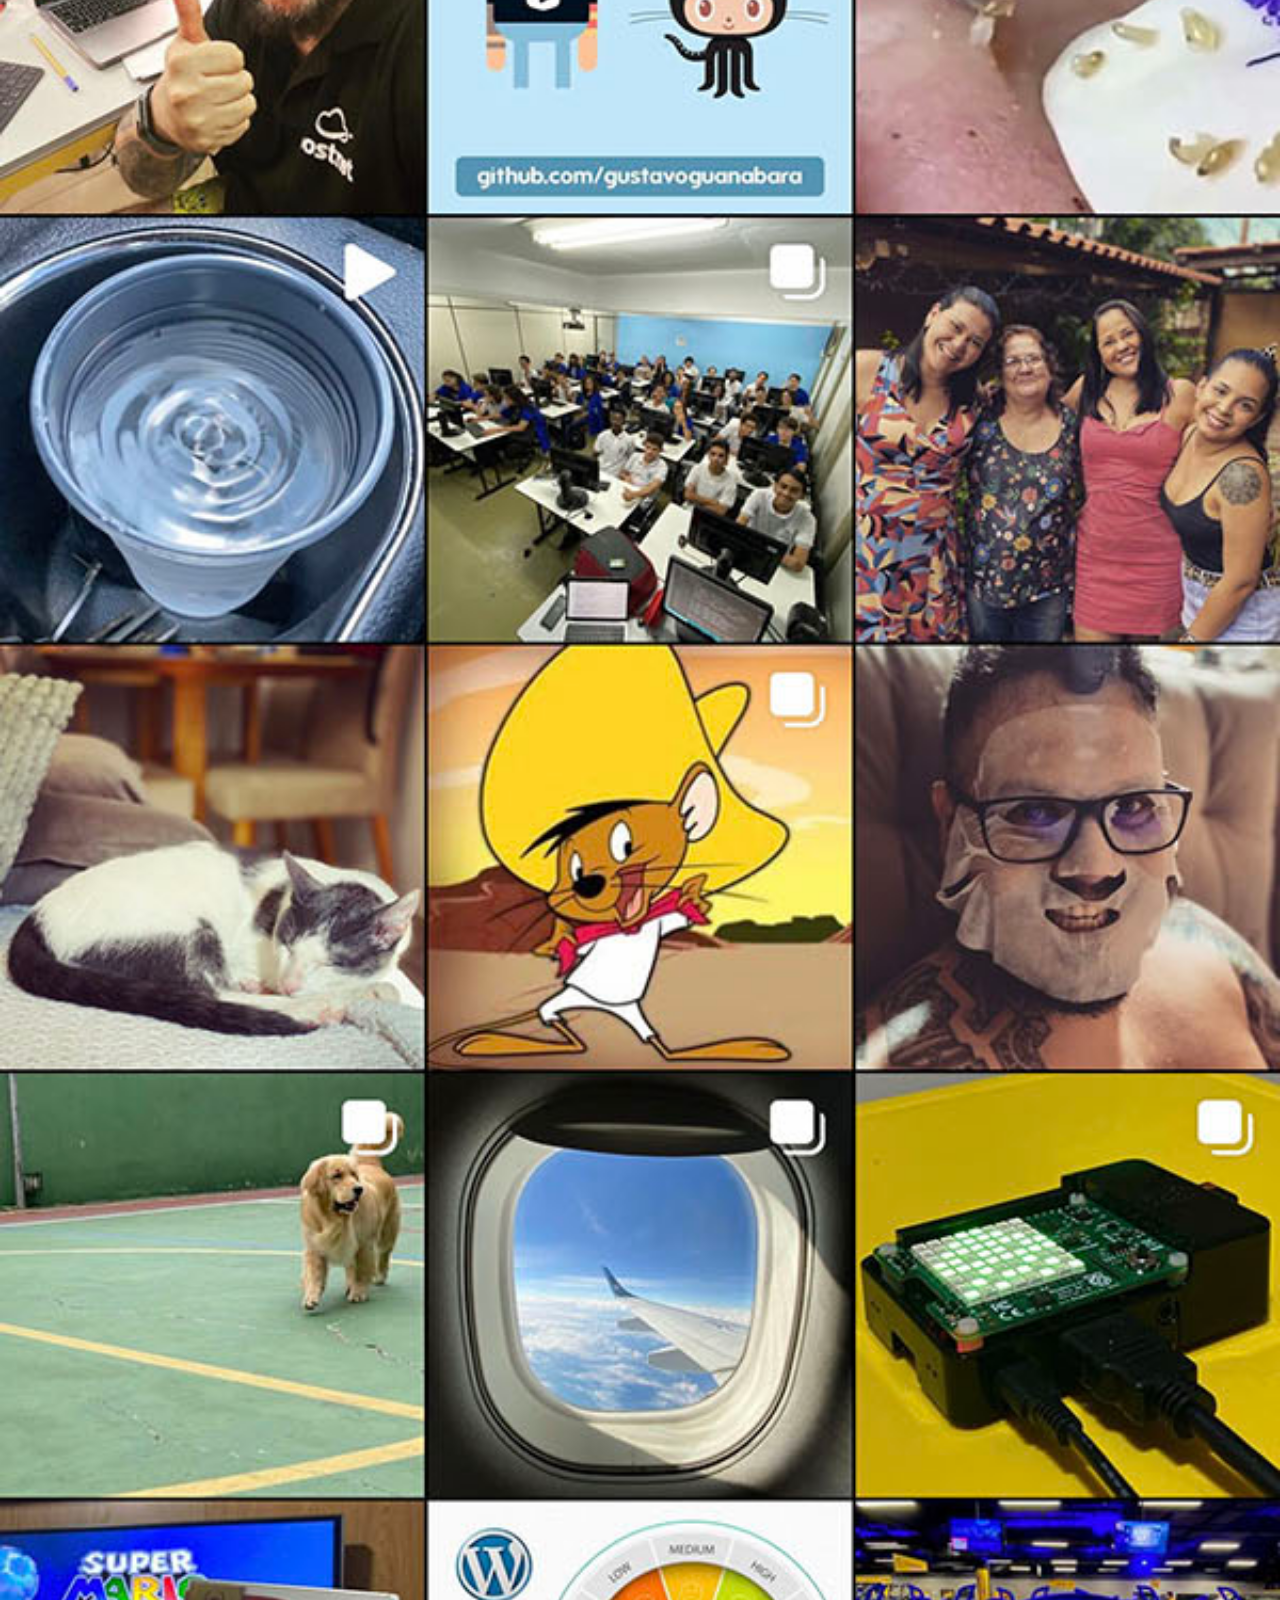
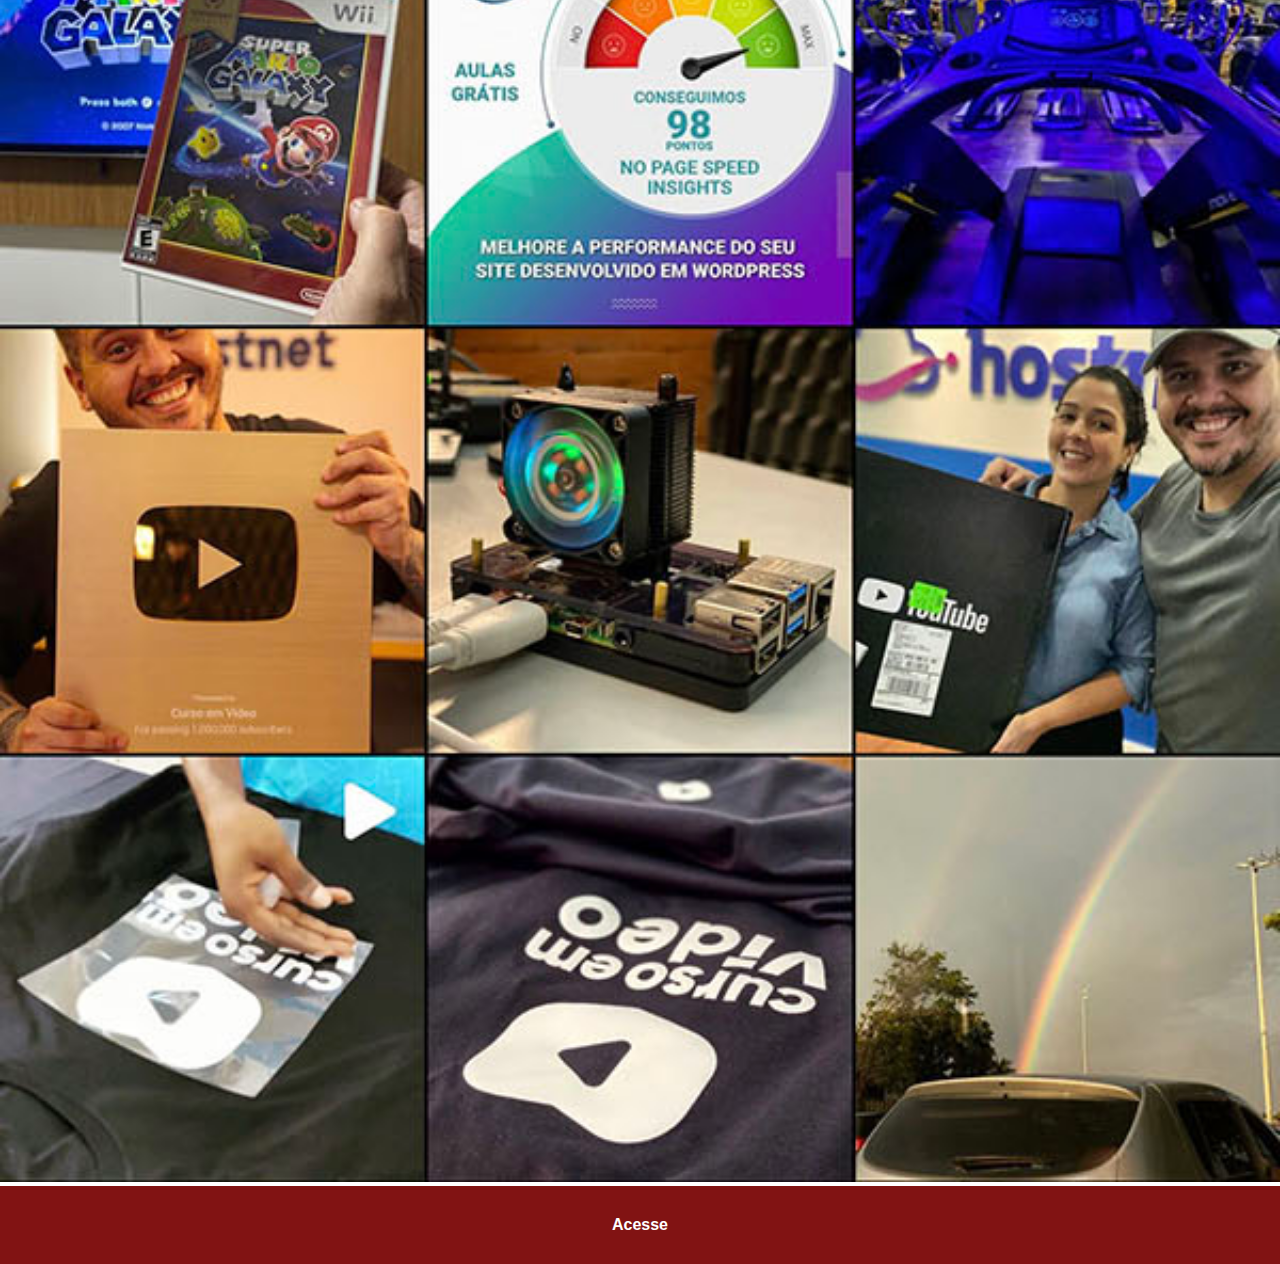
<file: instagram.html>
<!DOCTYPE html>
<html lang="en">
<head>
    <meta charset="UTF-8">
    <meta name="viewport" content="width=device-width, initial-scale=1.0">
    <title>Document</title>
    <link rel="stylesheet" href="social.css">
</head>
<body>
    <img src="imagens/tela-instagram.jpg" alt="Instagram">
    <a href="https://www.instagram.com/gustavoguanabara/" target="_blank">Acesse</a>
</body>
</html>
</file>
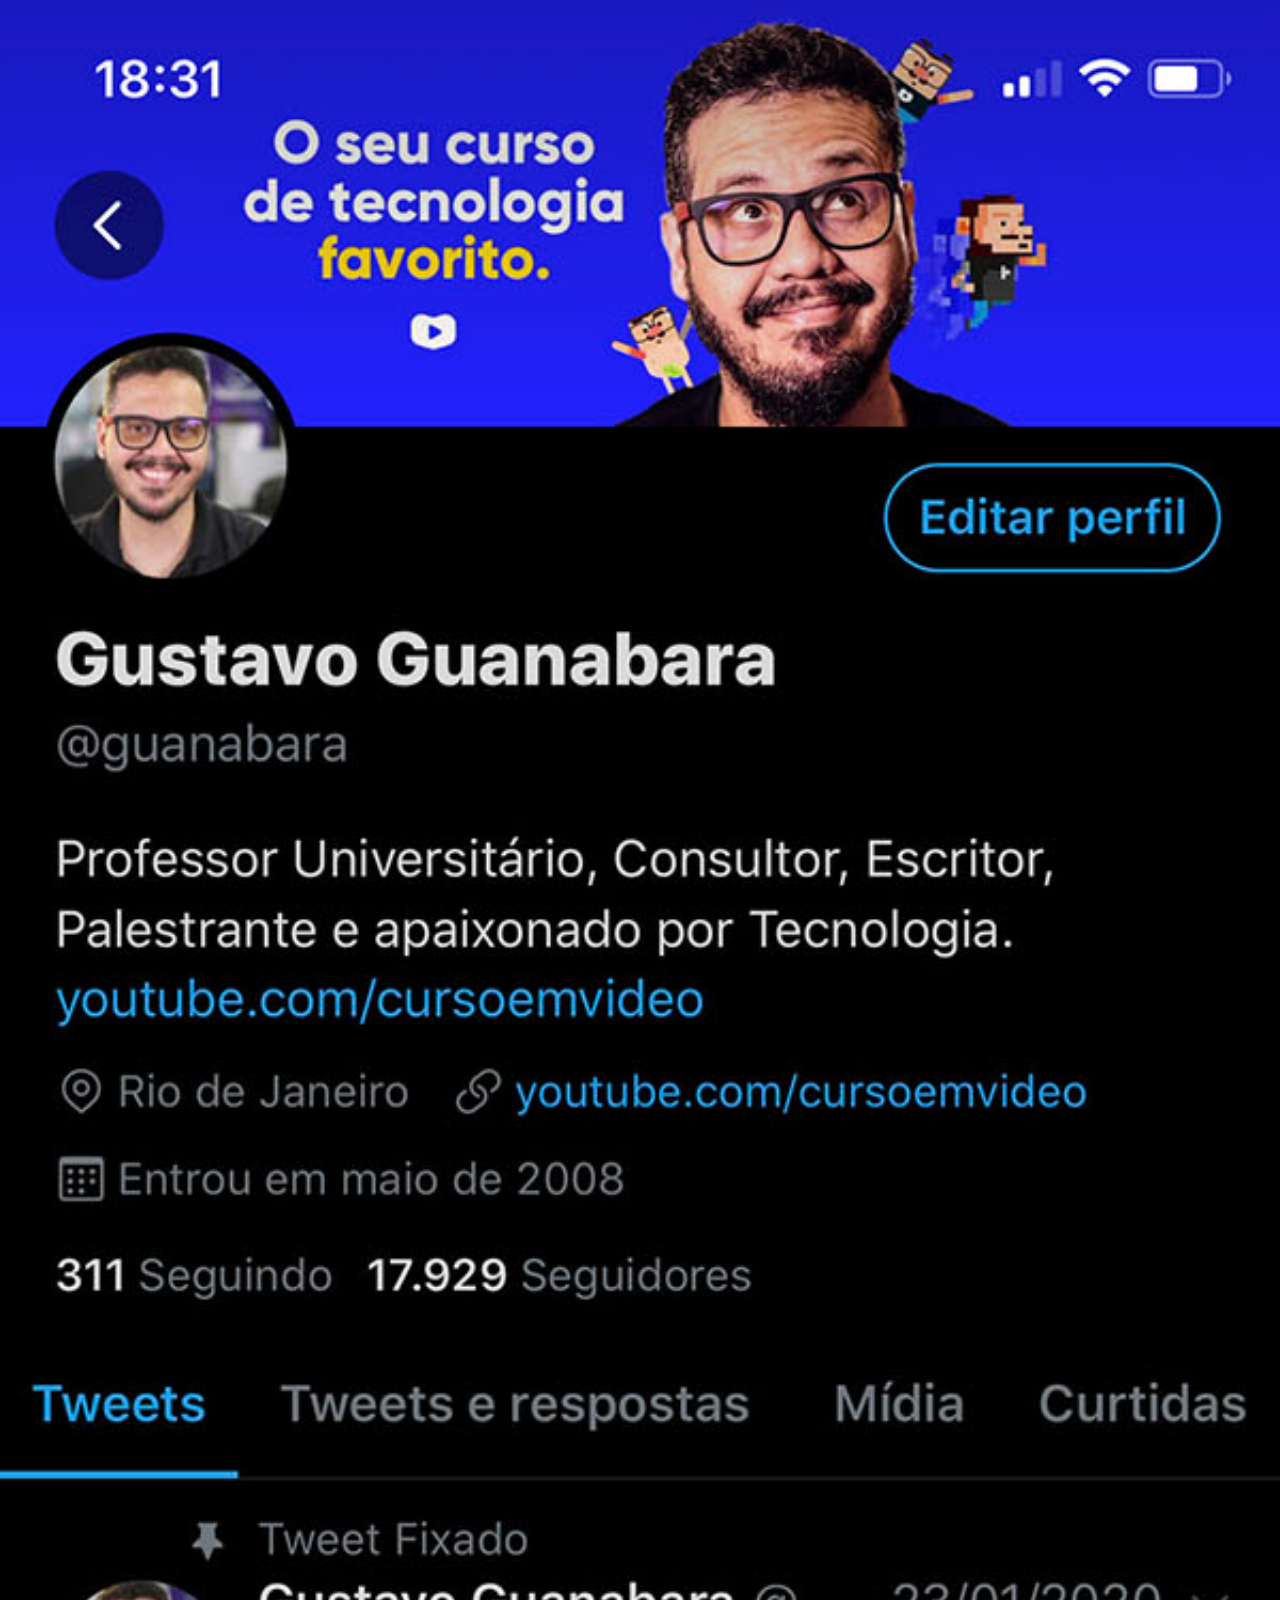
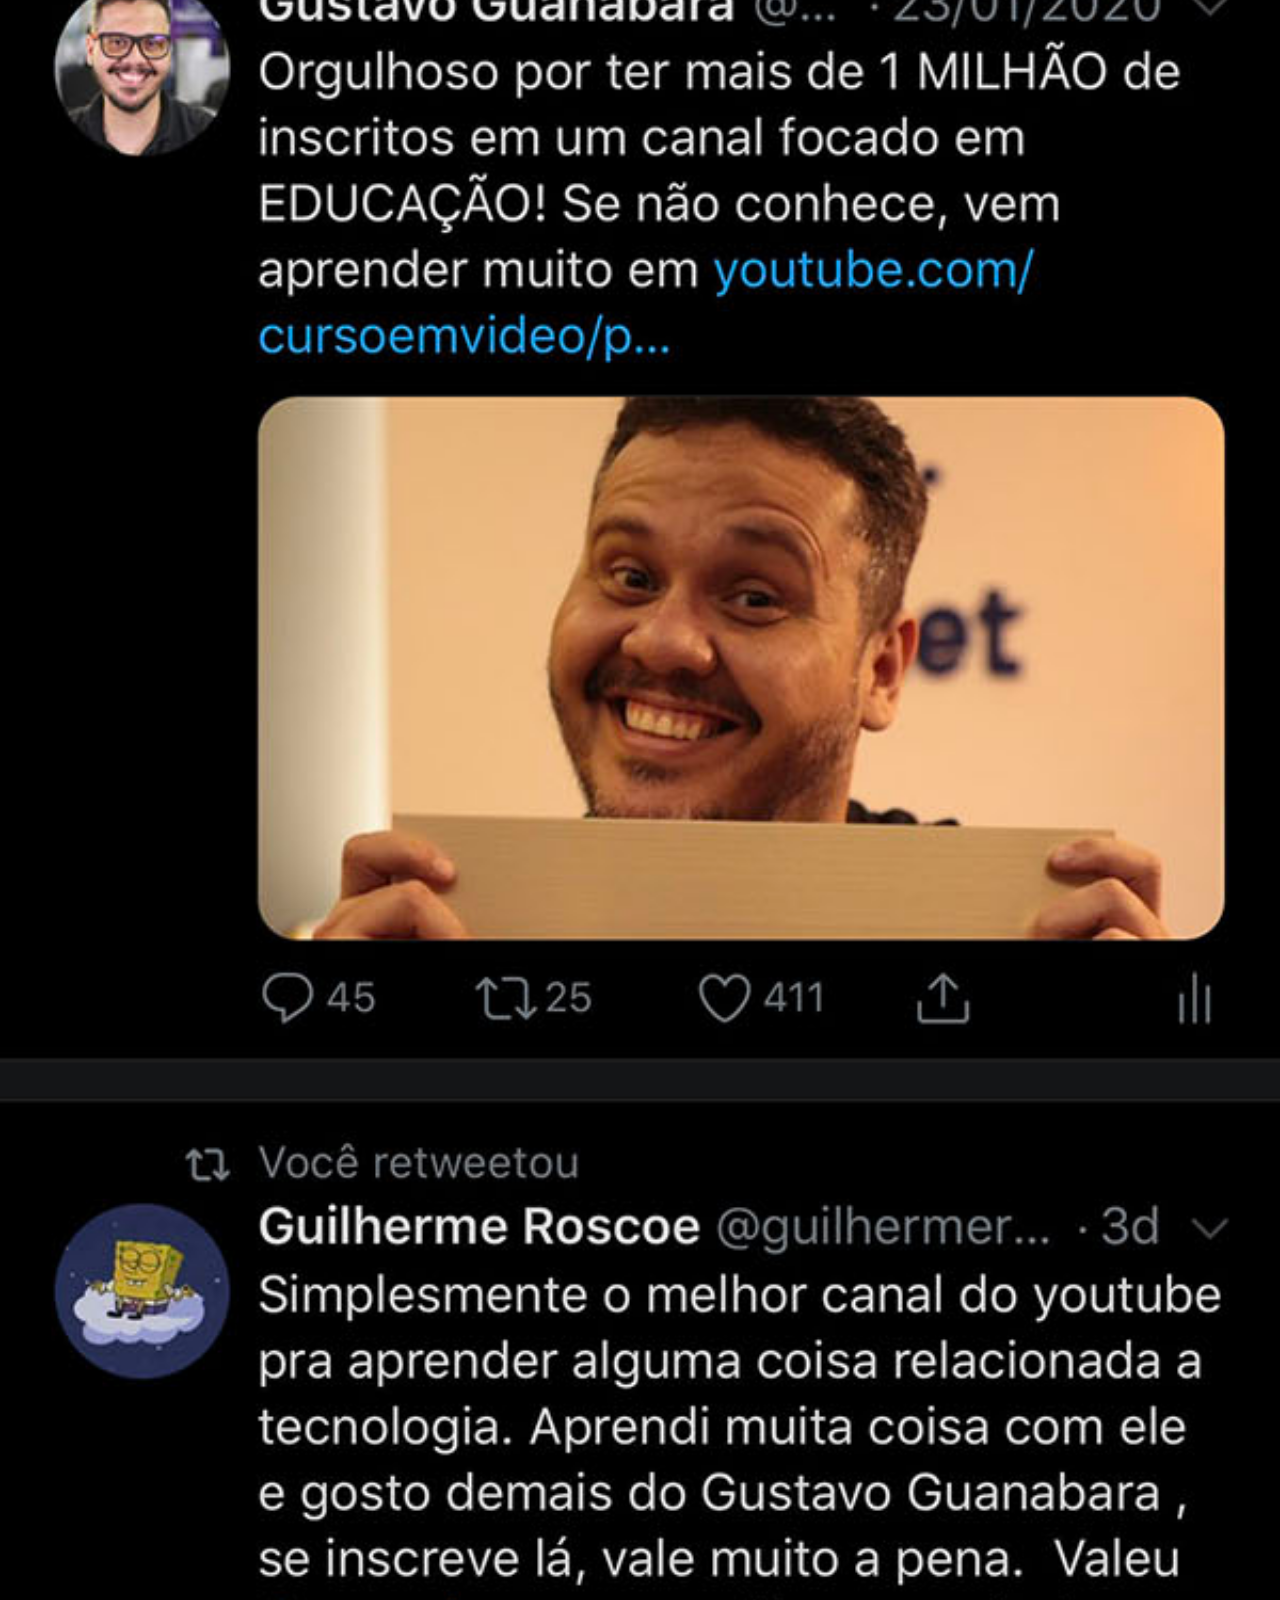
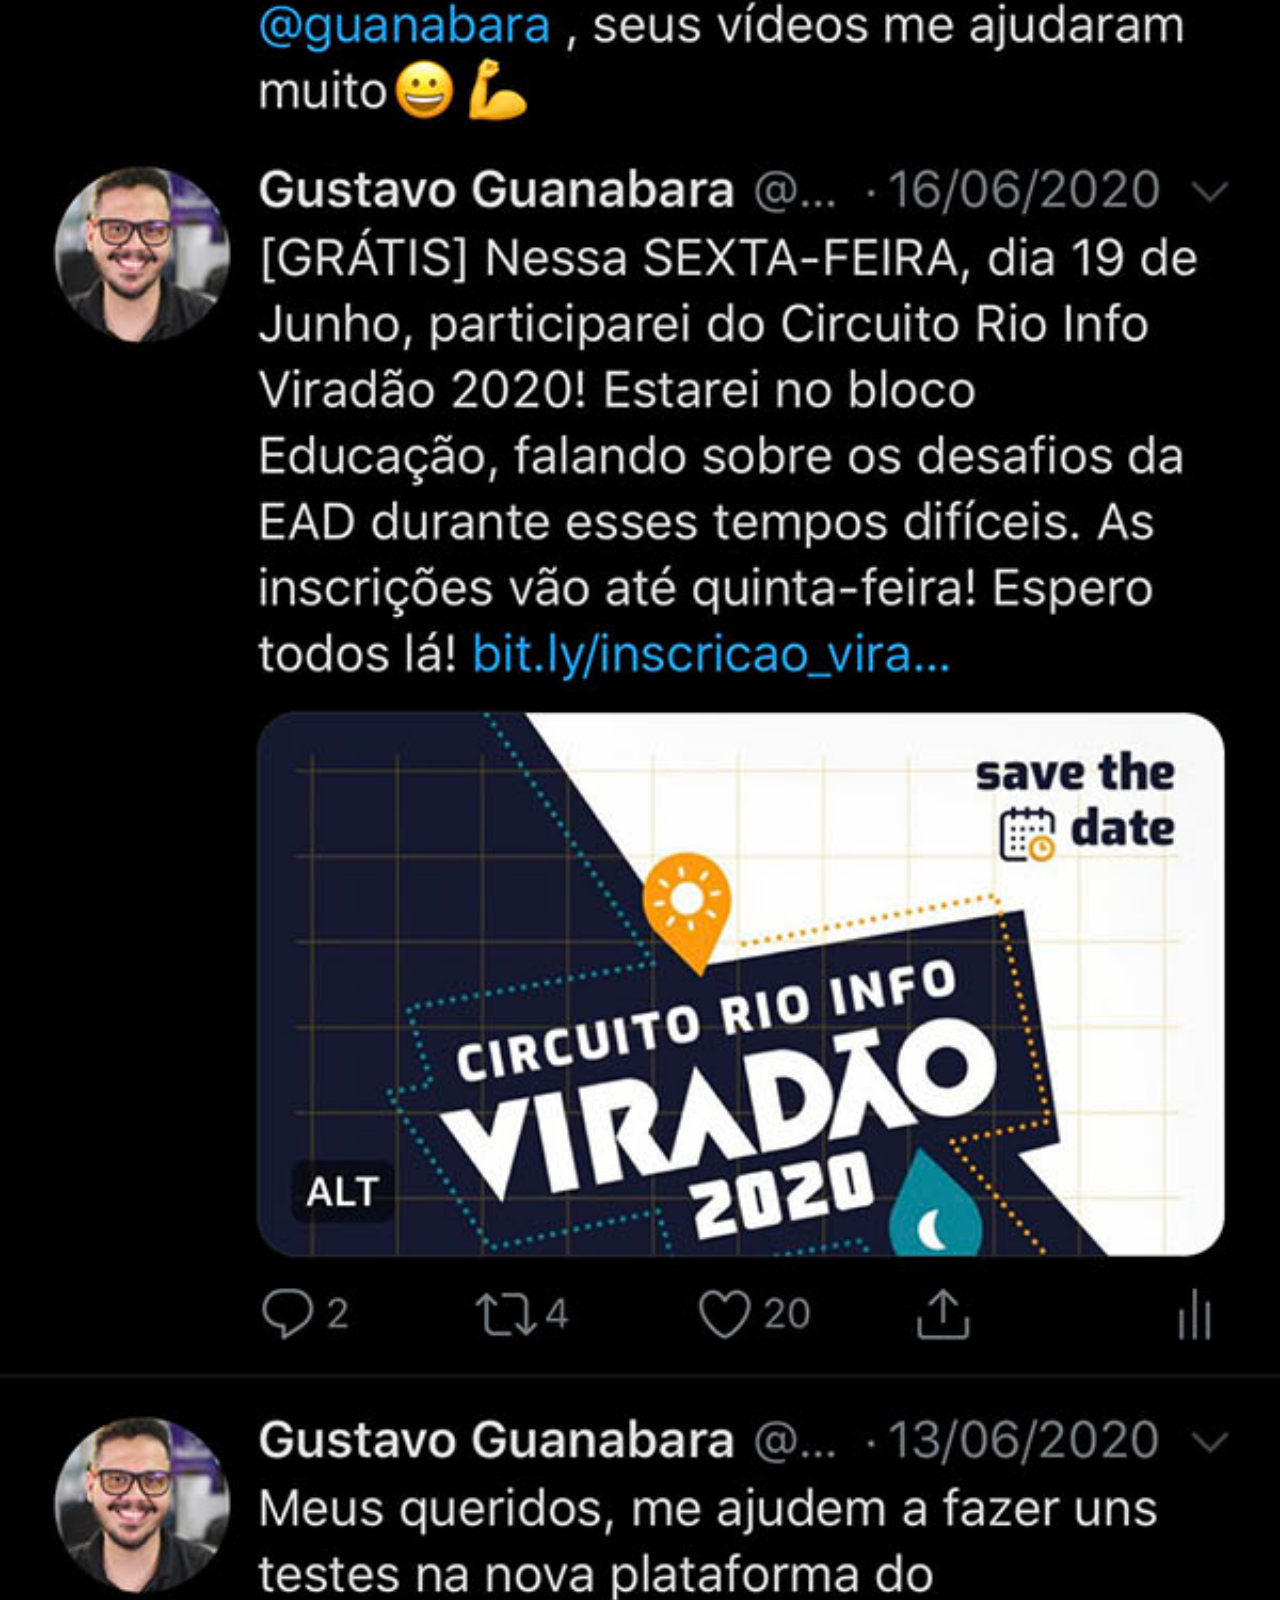
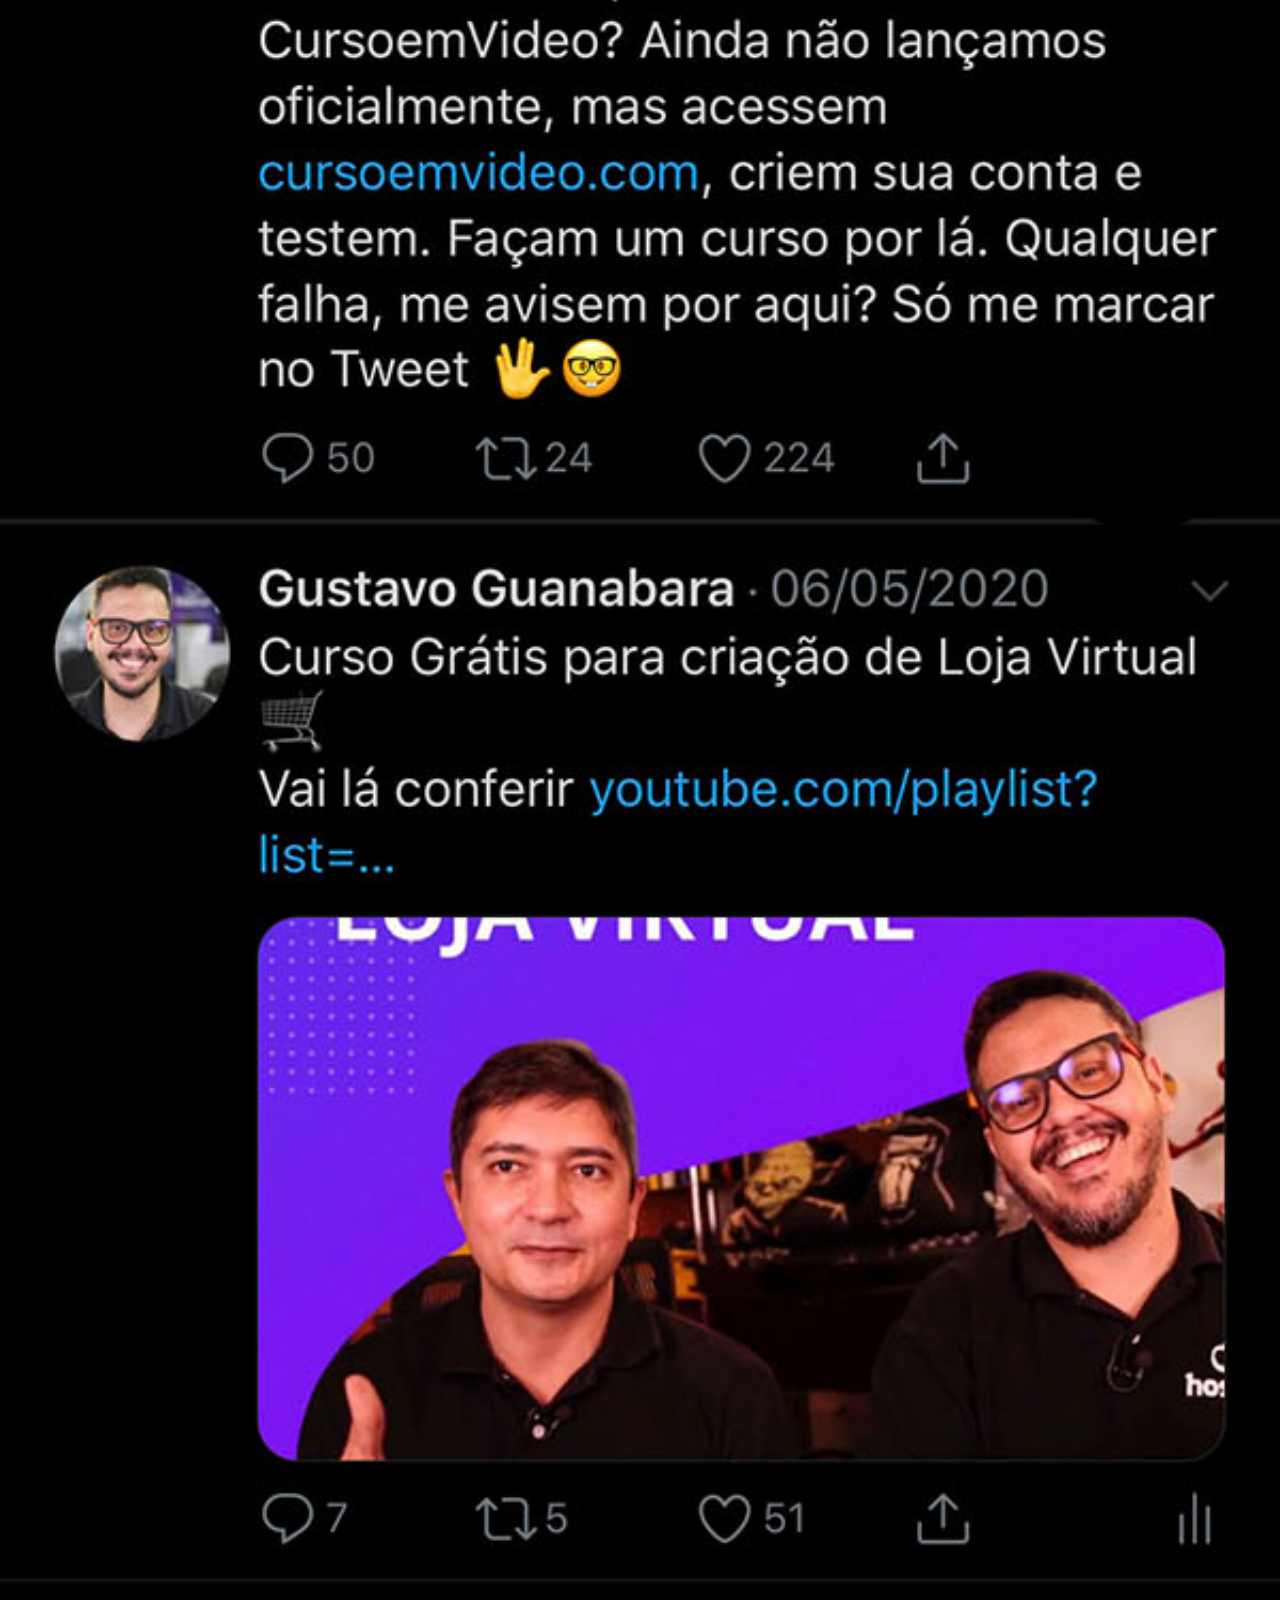
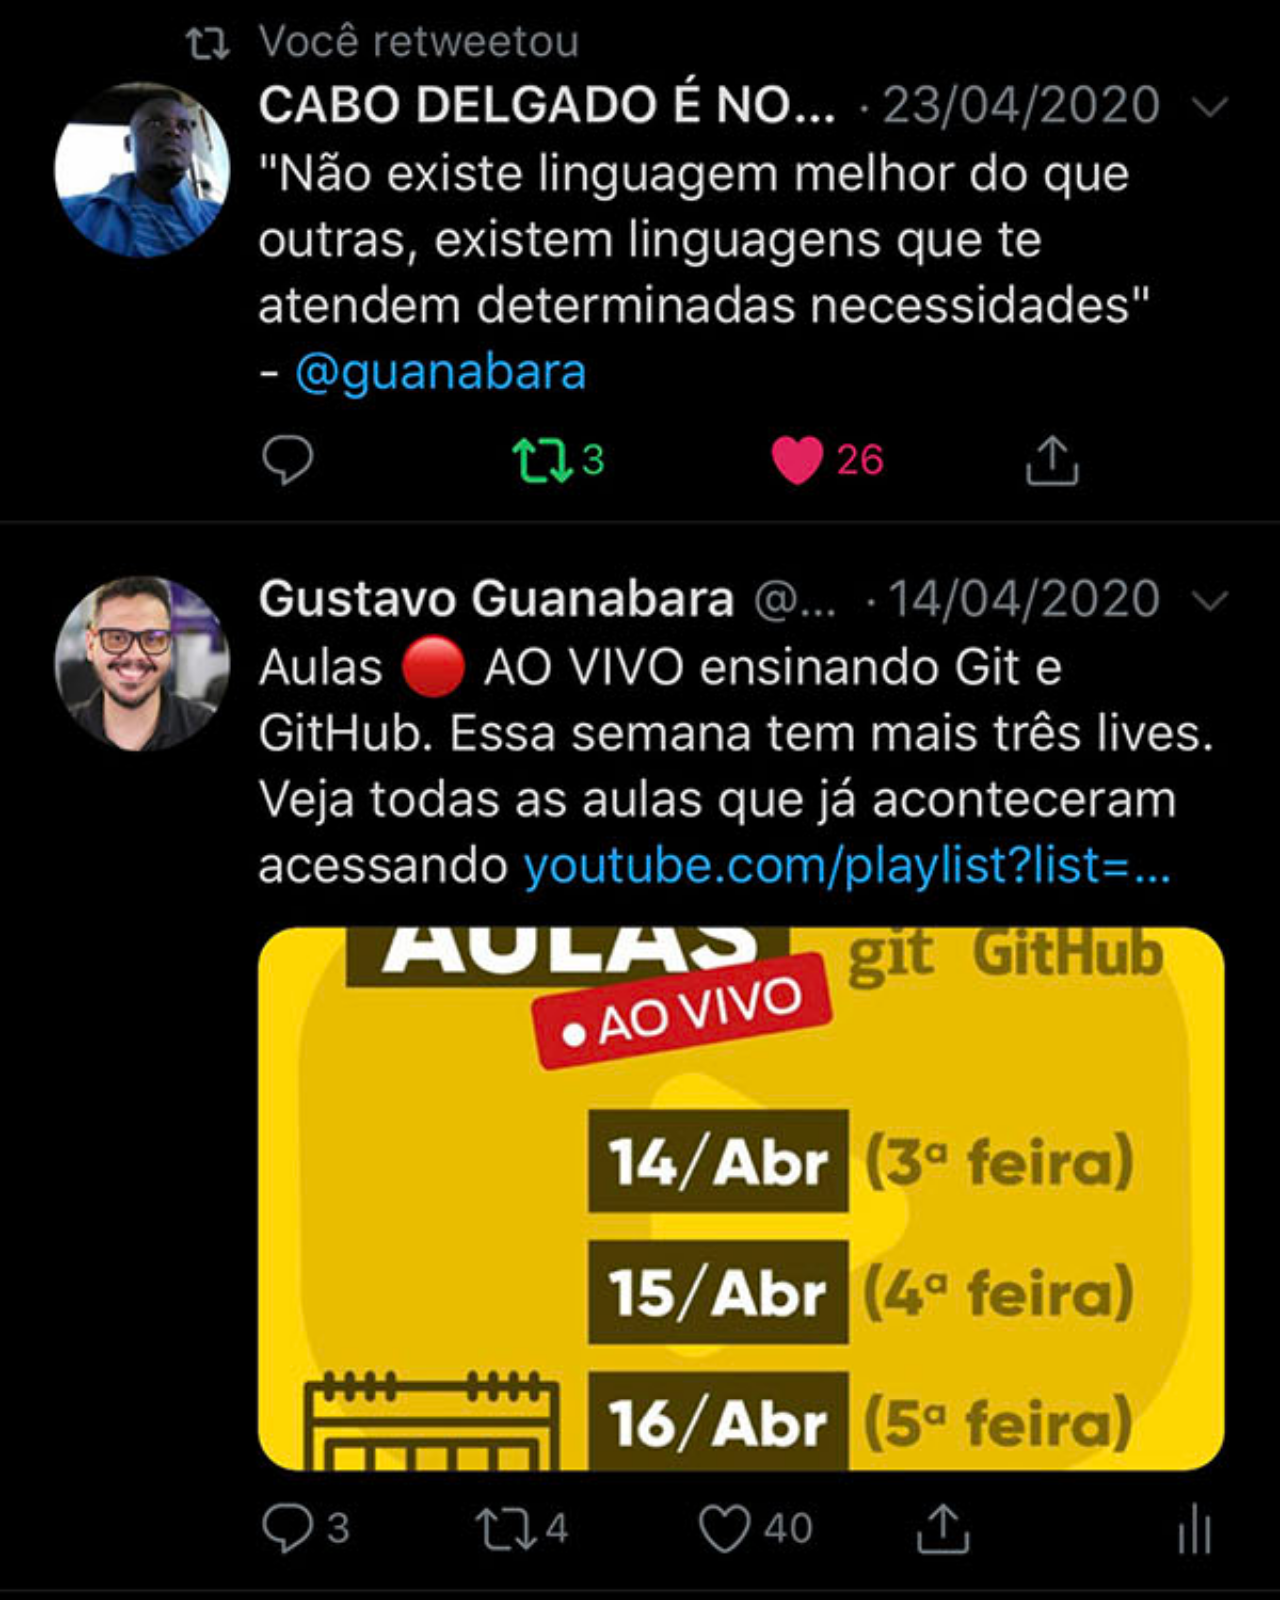
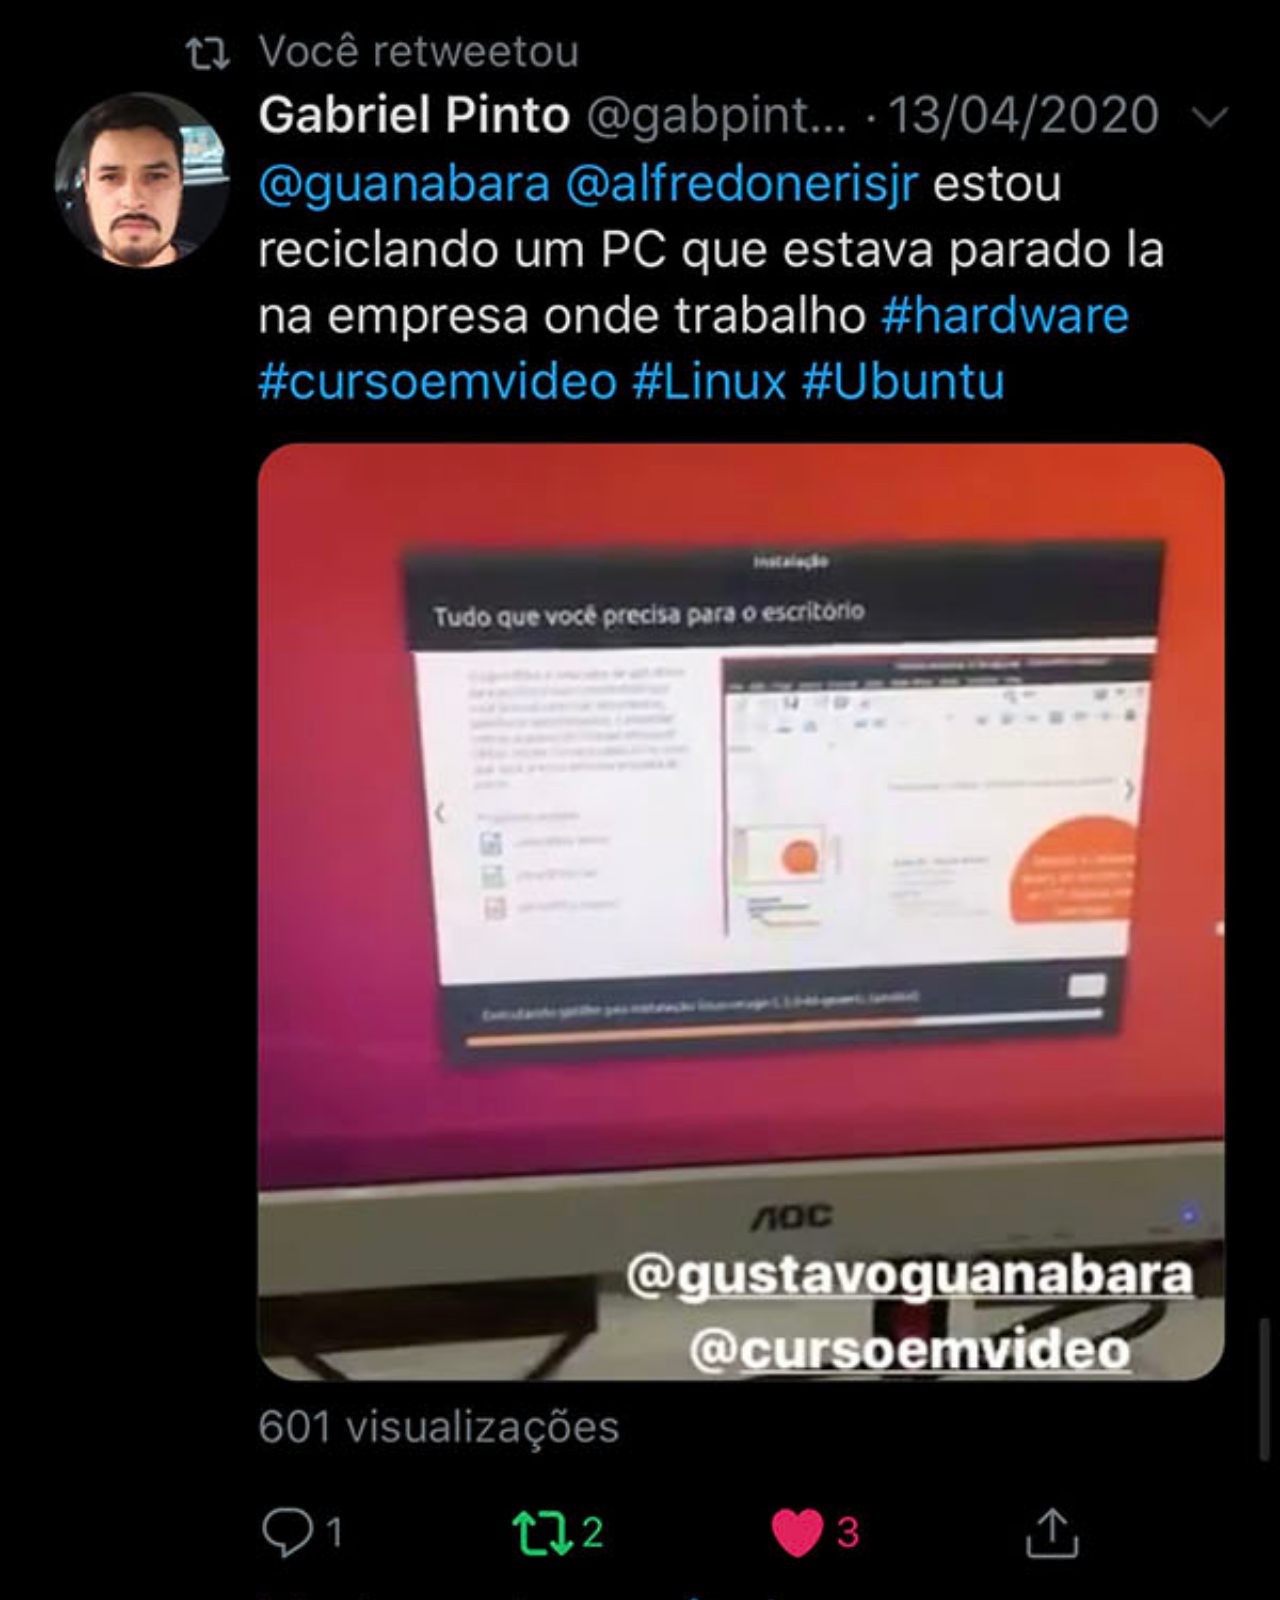
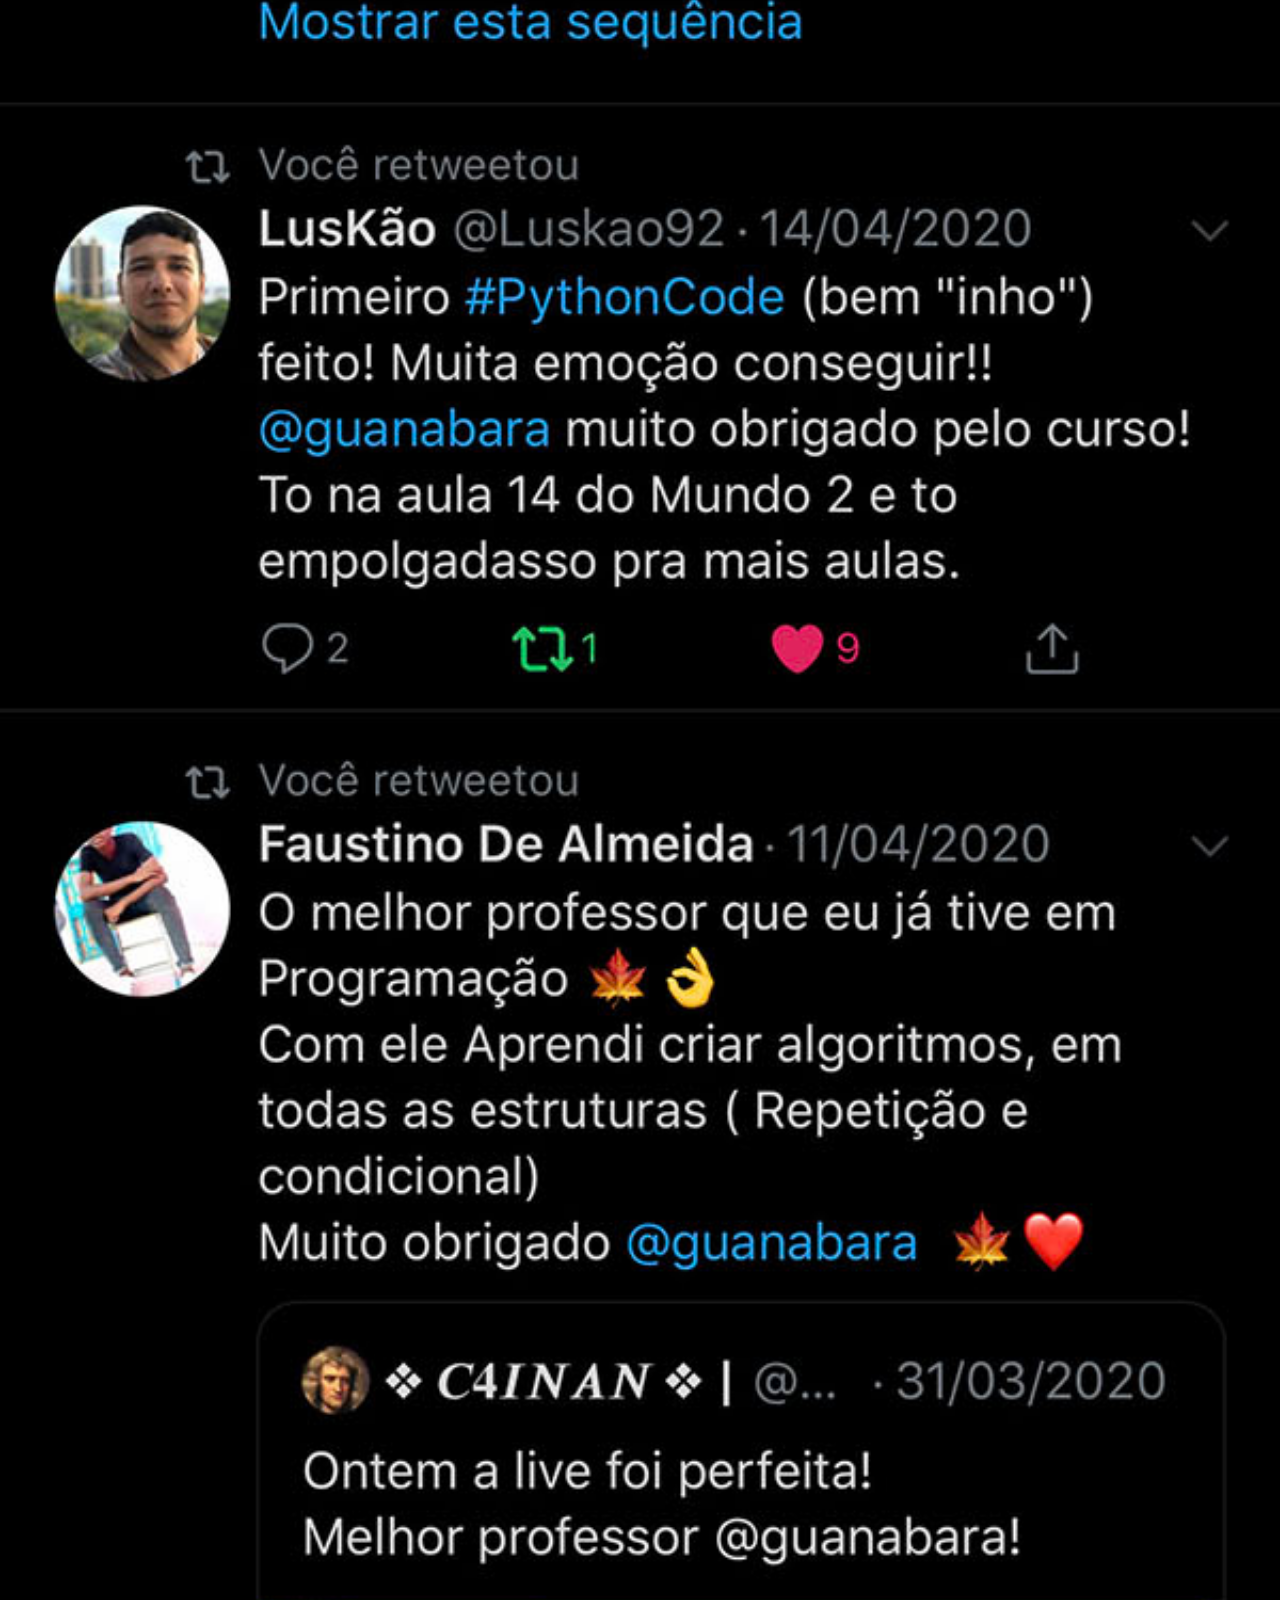
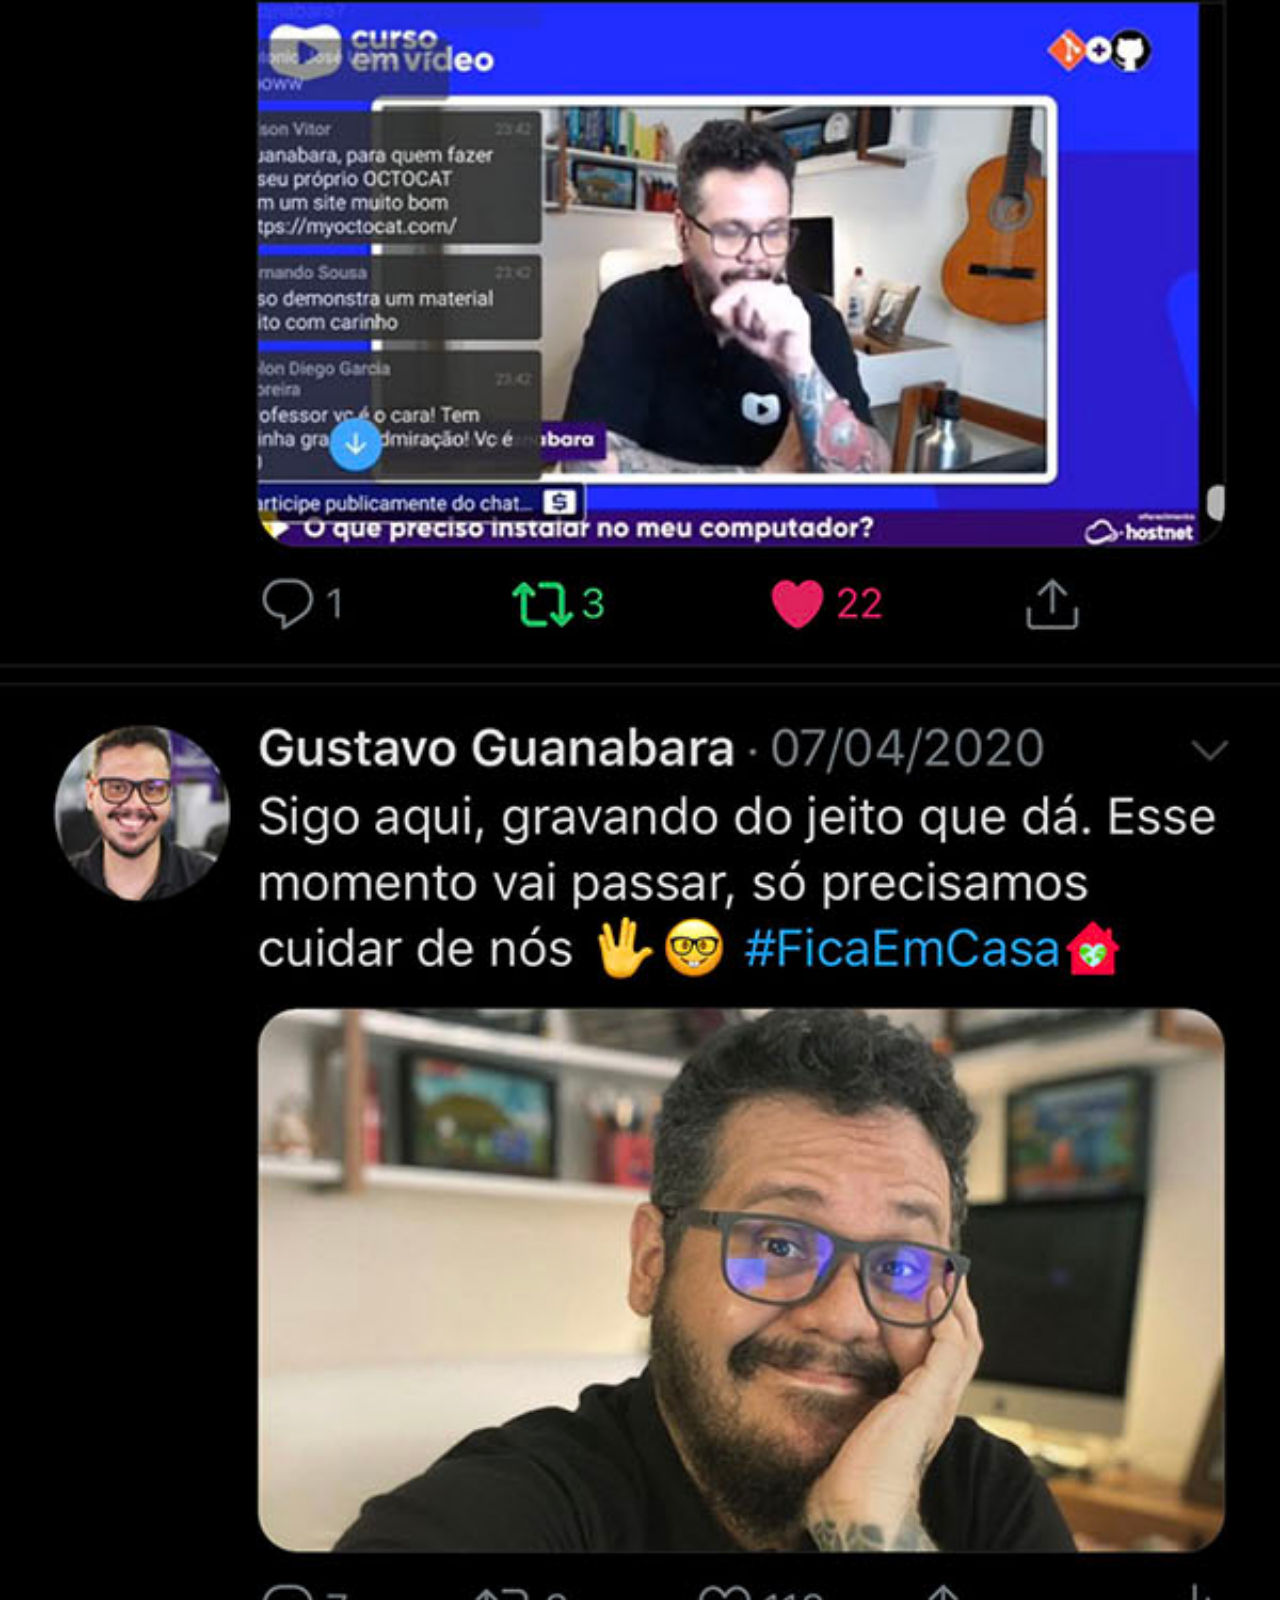
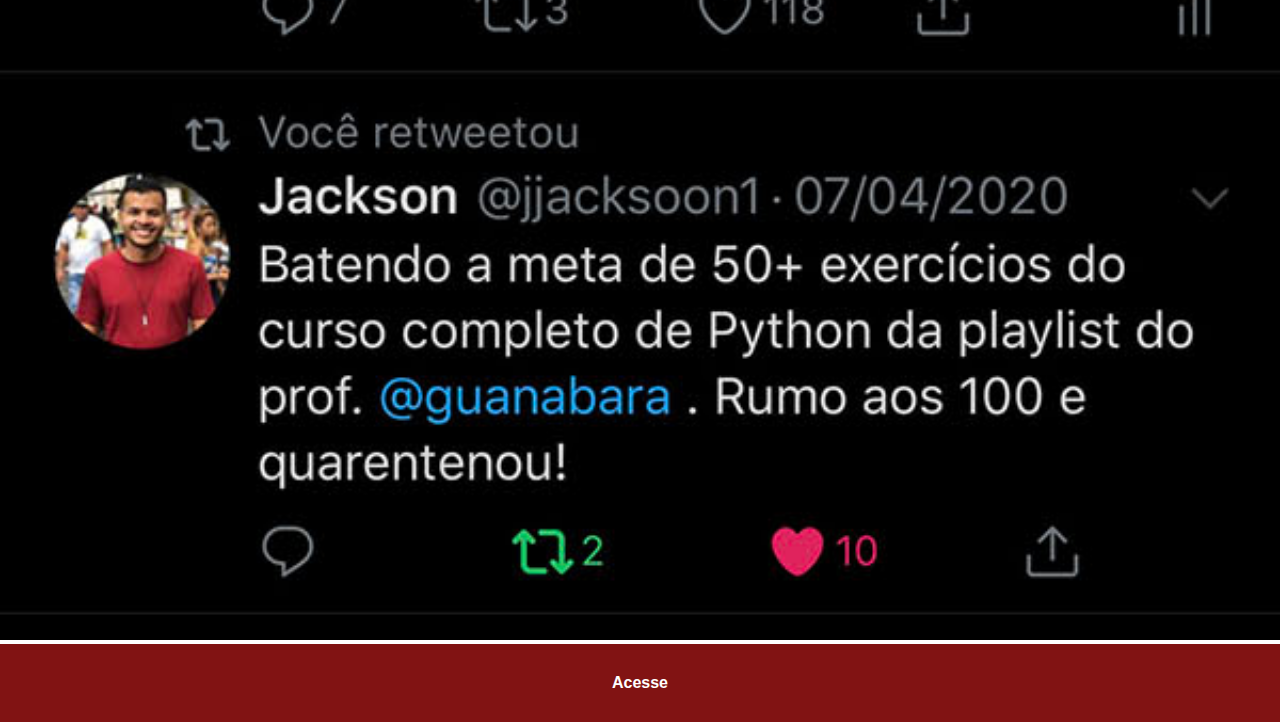
<file: twitter.html>
<!DOCTYPE html>
<html lang="en">
<head>
    <meta charset="UTF-8">
    <meta name="viewport" content="width=device-width, initial-scale=1.0">
    <title>Twitter</title>
    <link rel="stylesheet" href="social.css">
</head>
<body>
    <img src="imagens/tela-twitter.jpg" alt="Twitter">
    <a href="https://twitter.com/guanabara?ref_src=twsrc%5Egoogle%7Ctwcamp%5Eserp%7Ctwgr%5Eauthor">Acesse</a>
</body>
</html>
</file>
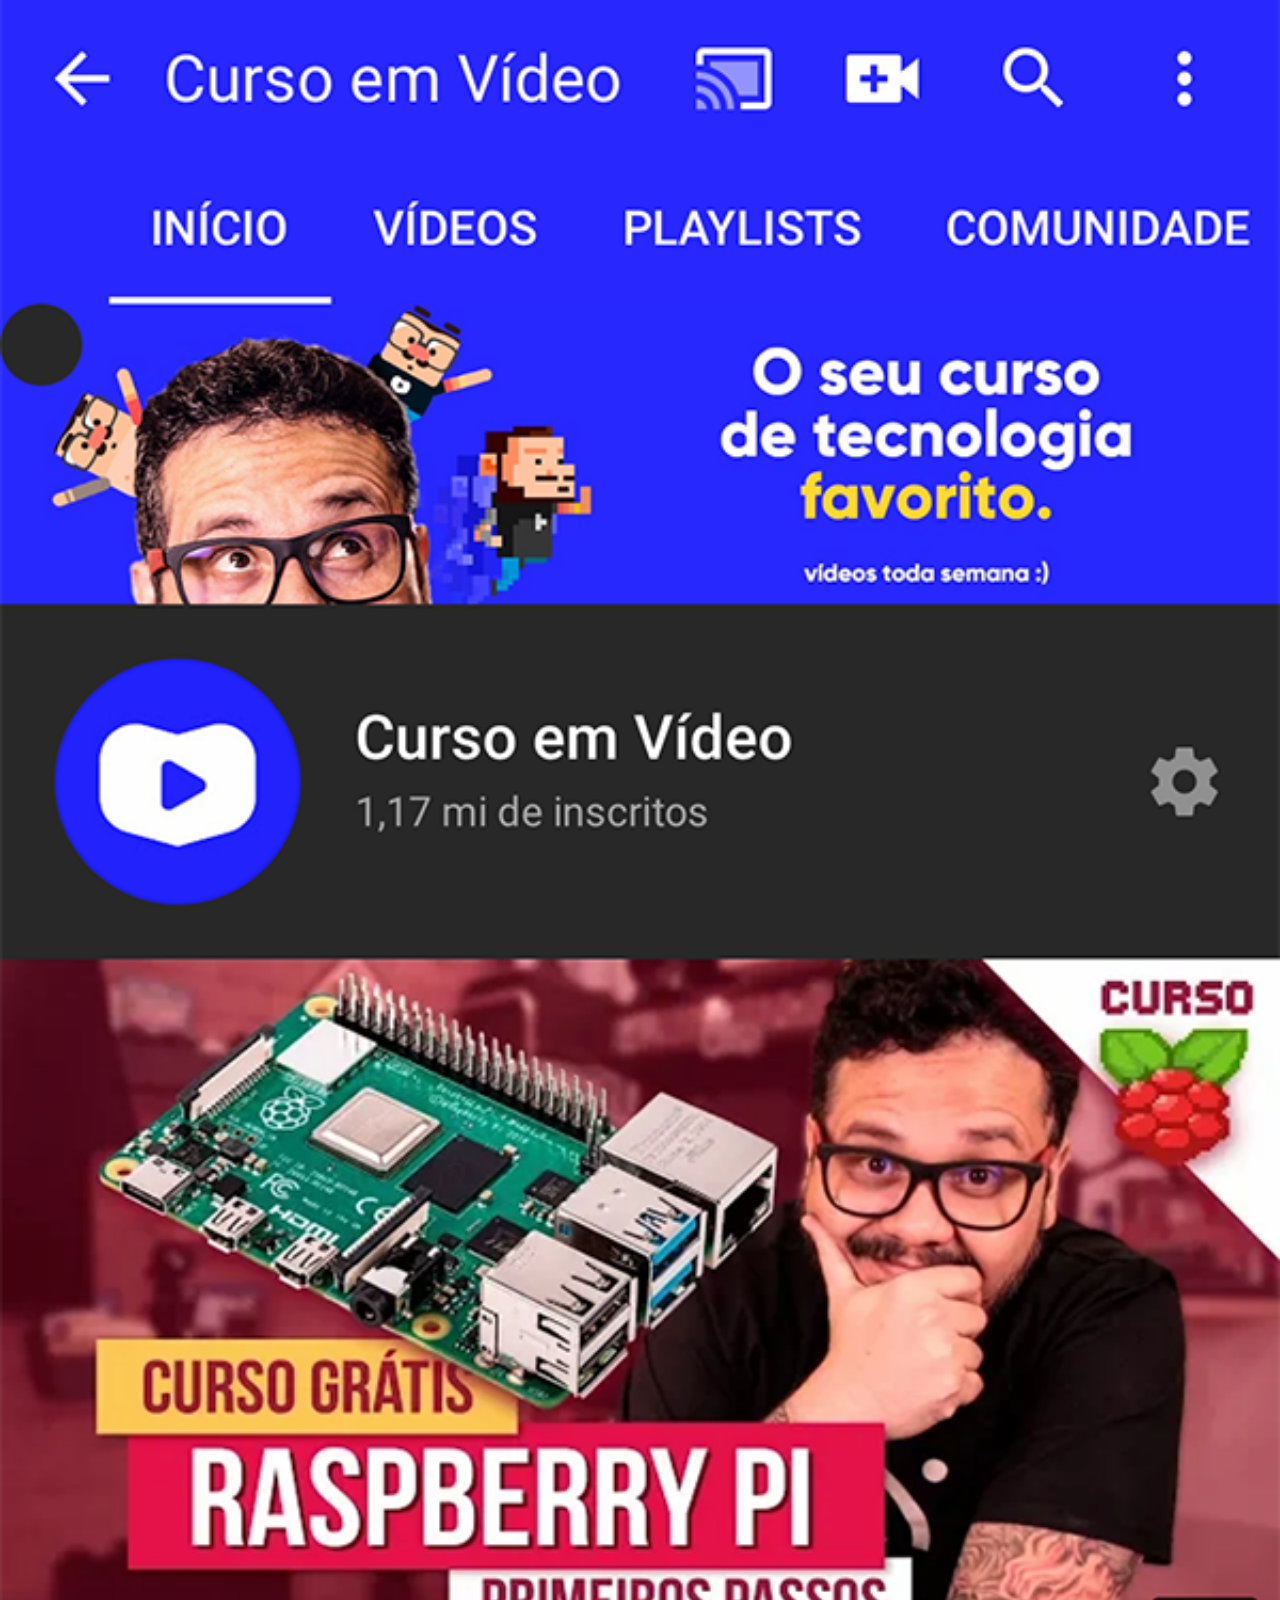
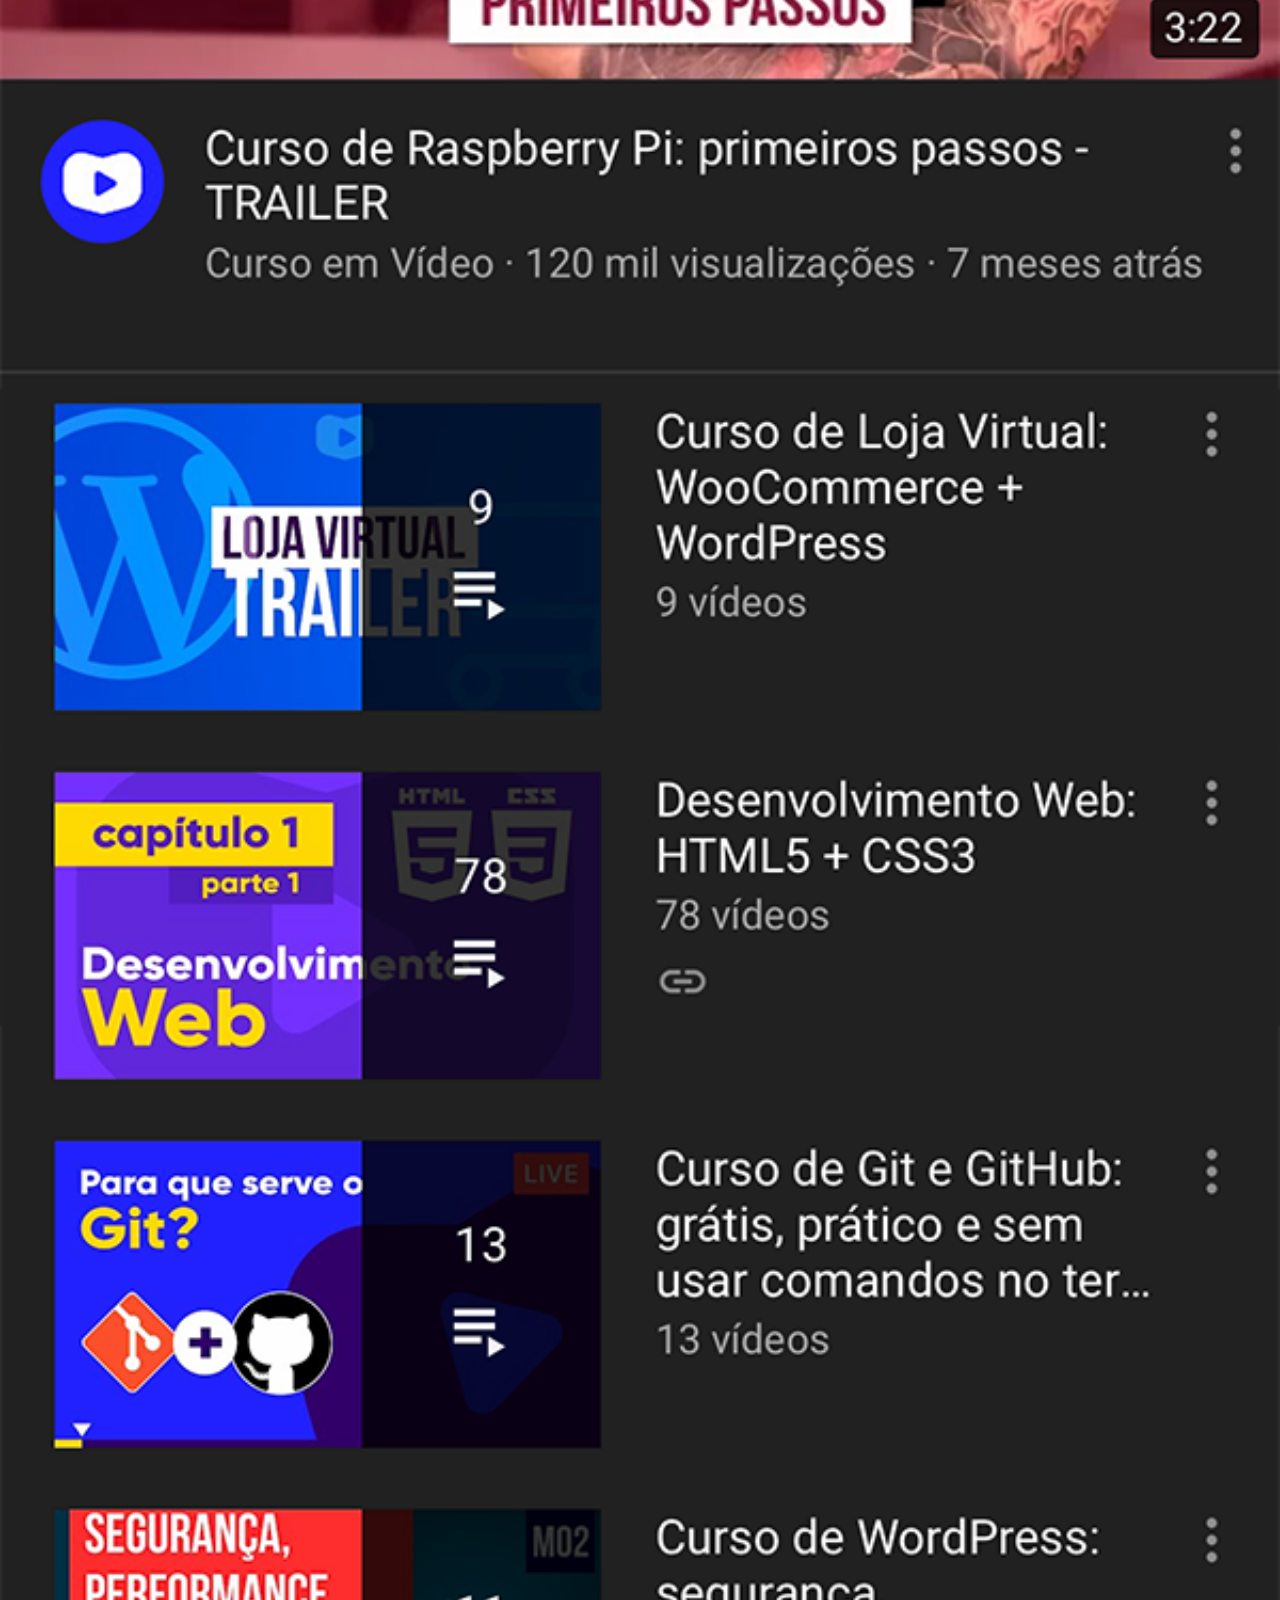
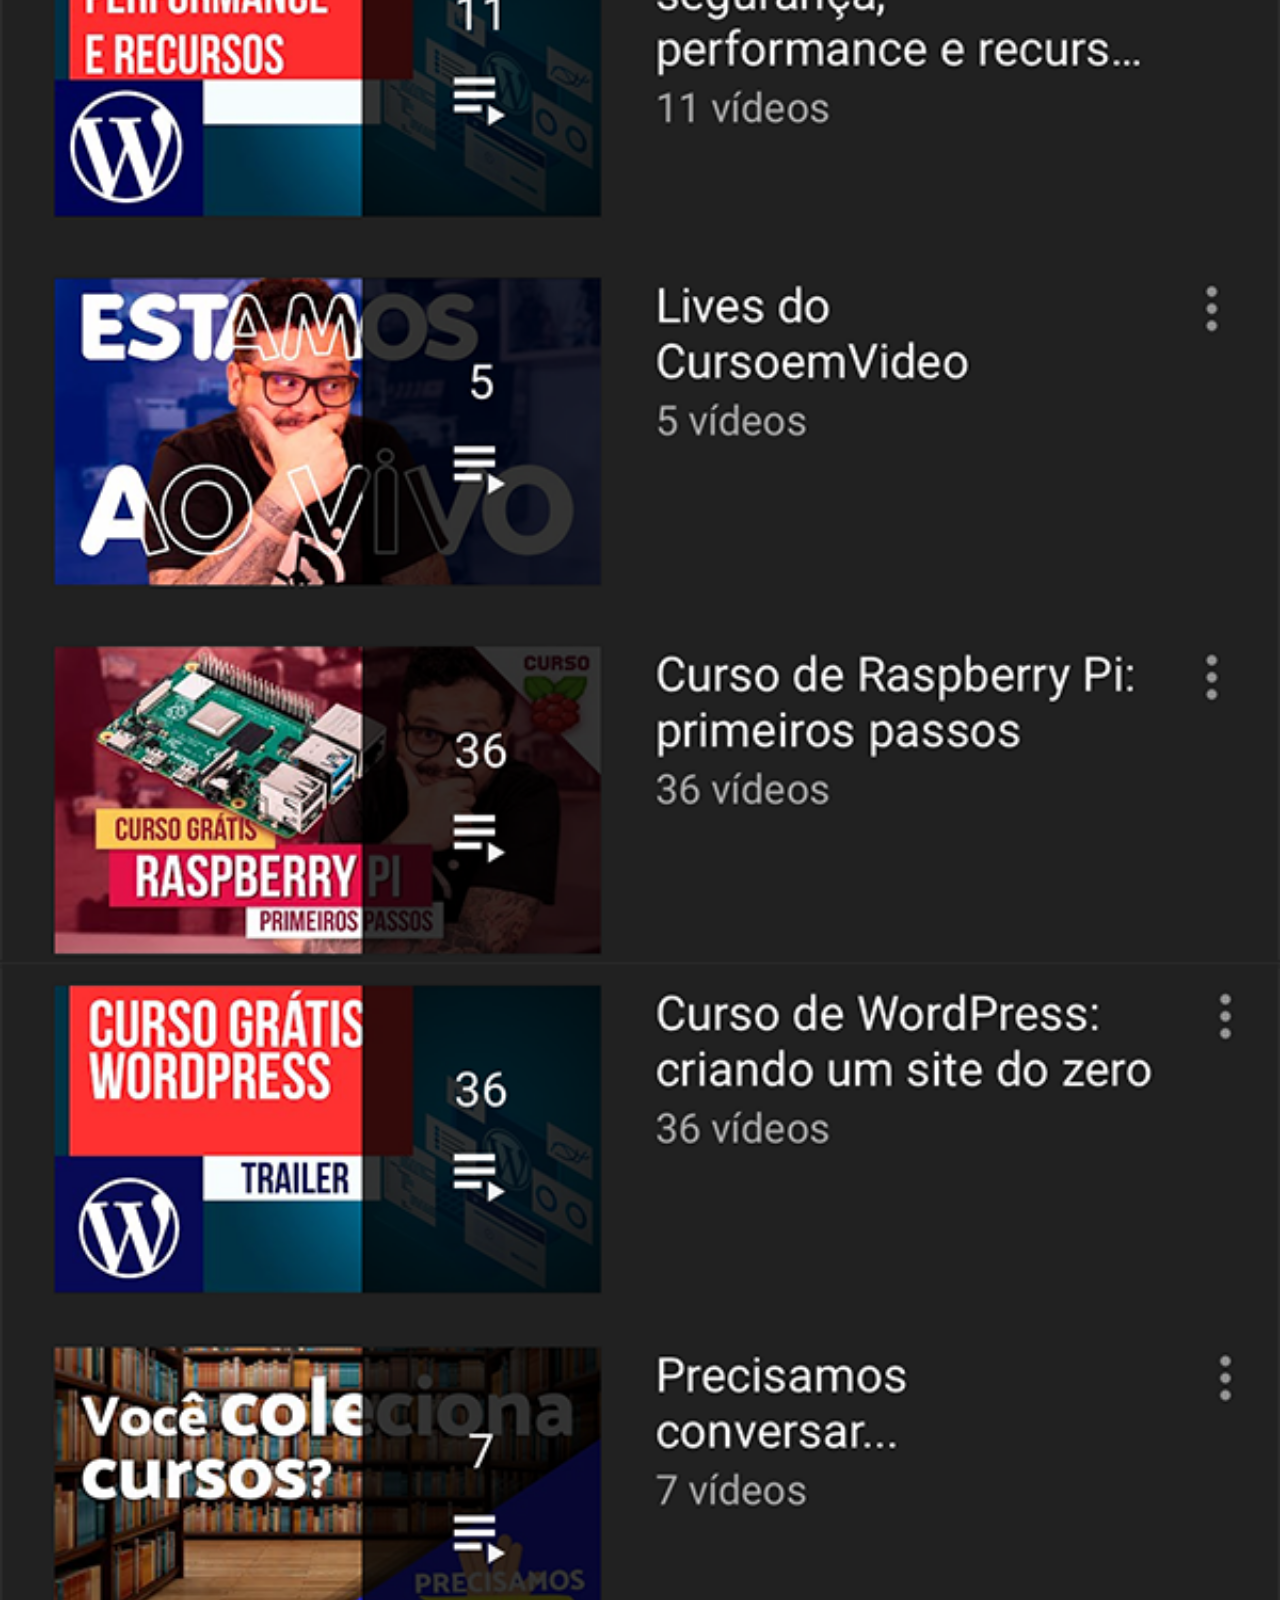
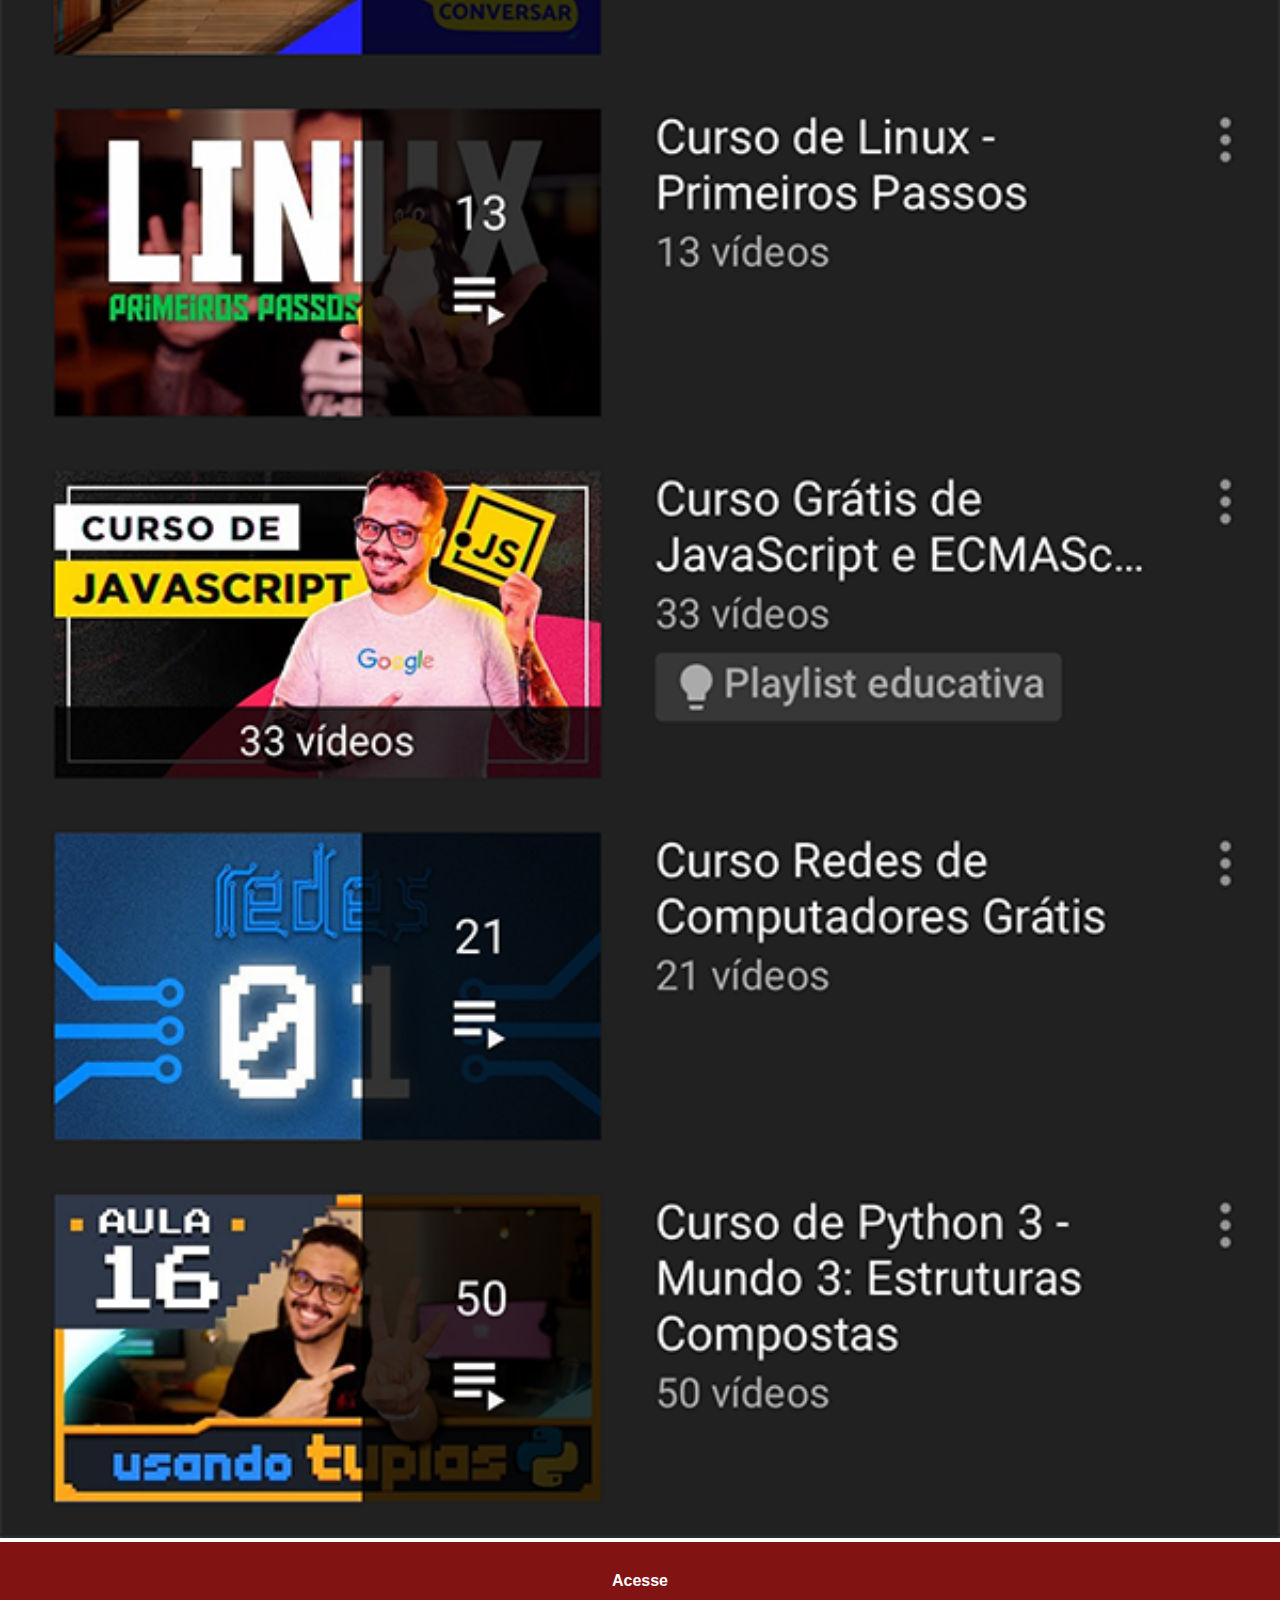
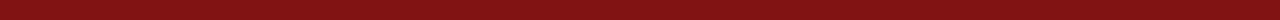
<file: youtube.html>
<!DOCTYPE html>
<html lang="pt-br">
<head>
    <meta charset="UTF-8">
    <meta name="viewport" content="width=device-width, initial-scale=1.0">
    <title>YouTube</title>
    <link rel="stylesheet" href="social.css">
</head>
<body>
    <img src="imagens/tela-youtube.png" alt="youtube">
    <a href="https://www.youtube.com/@CursoemVideo/playlists" target="_blank">Acesse</a>
</body>
</html>
</file>
<file: estilos/style.css>
@charset "UTF-8";

* {
    padding: 0px;
    margin: 0px;
}

html, body {
    height: 100vh;
    width: 100vw;
}

main {
    height: 100vh;
    background: url(../imagens/fundo-madeira.jpg) no-repeat top center;
    position: relative;
    background-size: cover;
}

#telefone {
    position: absolute;
    top: 50%;
    left: 50%;
    transform: translate(-50%, -50%);

    height: 627px;
    width: 311px;
    background-image: url(../imagens/frame-iphone.png);
}

iframe#tela {
    position: relative;
    top: 83px;
    left: 25px;

    width: 261px;
    height: 465px;
}

#redes {
    text-align: right;
}

#redes img {
    width: 50px;
    margin: 10px;
    border-radius: 50%;
    box-shadow: 2px 2px 5px rgba(0, 0, 0, 0.445);
    box-sizing: border-box;
}

#redes img:hover {
    transform: translate(-3px, -3px);
    box-shadow: 3px 3px 3px black;
    transition: 0.5s;
}
</file>
<file: social.css>
@charset "UTF-8";

* {
    padding: 0px;
    margin: 0px;
}

::-webkit-scrollbar {
    width: 0px;
    height: 0px;
}

img {
    width: 100vw
   
}

a {
    font-weight: bold;
    font-family: Arial, Helvetica, sans-serif;
    color: white;
    display: block;
    padding: 30px;
    background-color: rgb(129, 19, 19);
    text-decoration: none;
    text-align: center;
}

a:hover {
    background-color: rgb(192, 41, 41);
    font-weight: bolder;
}
</file>
